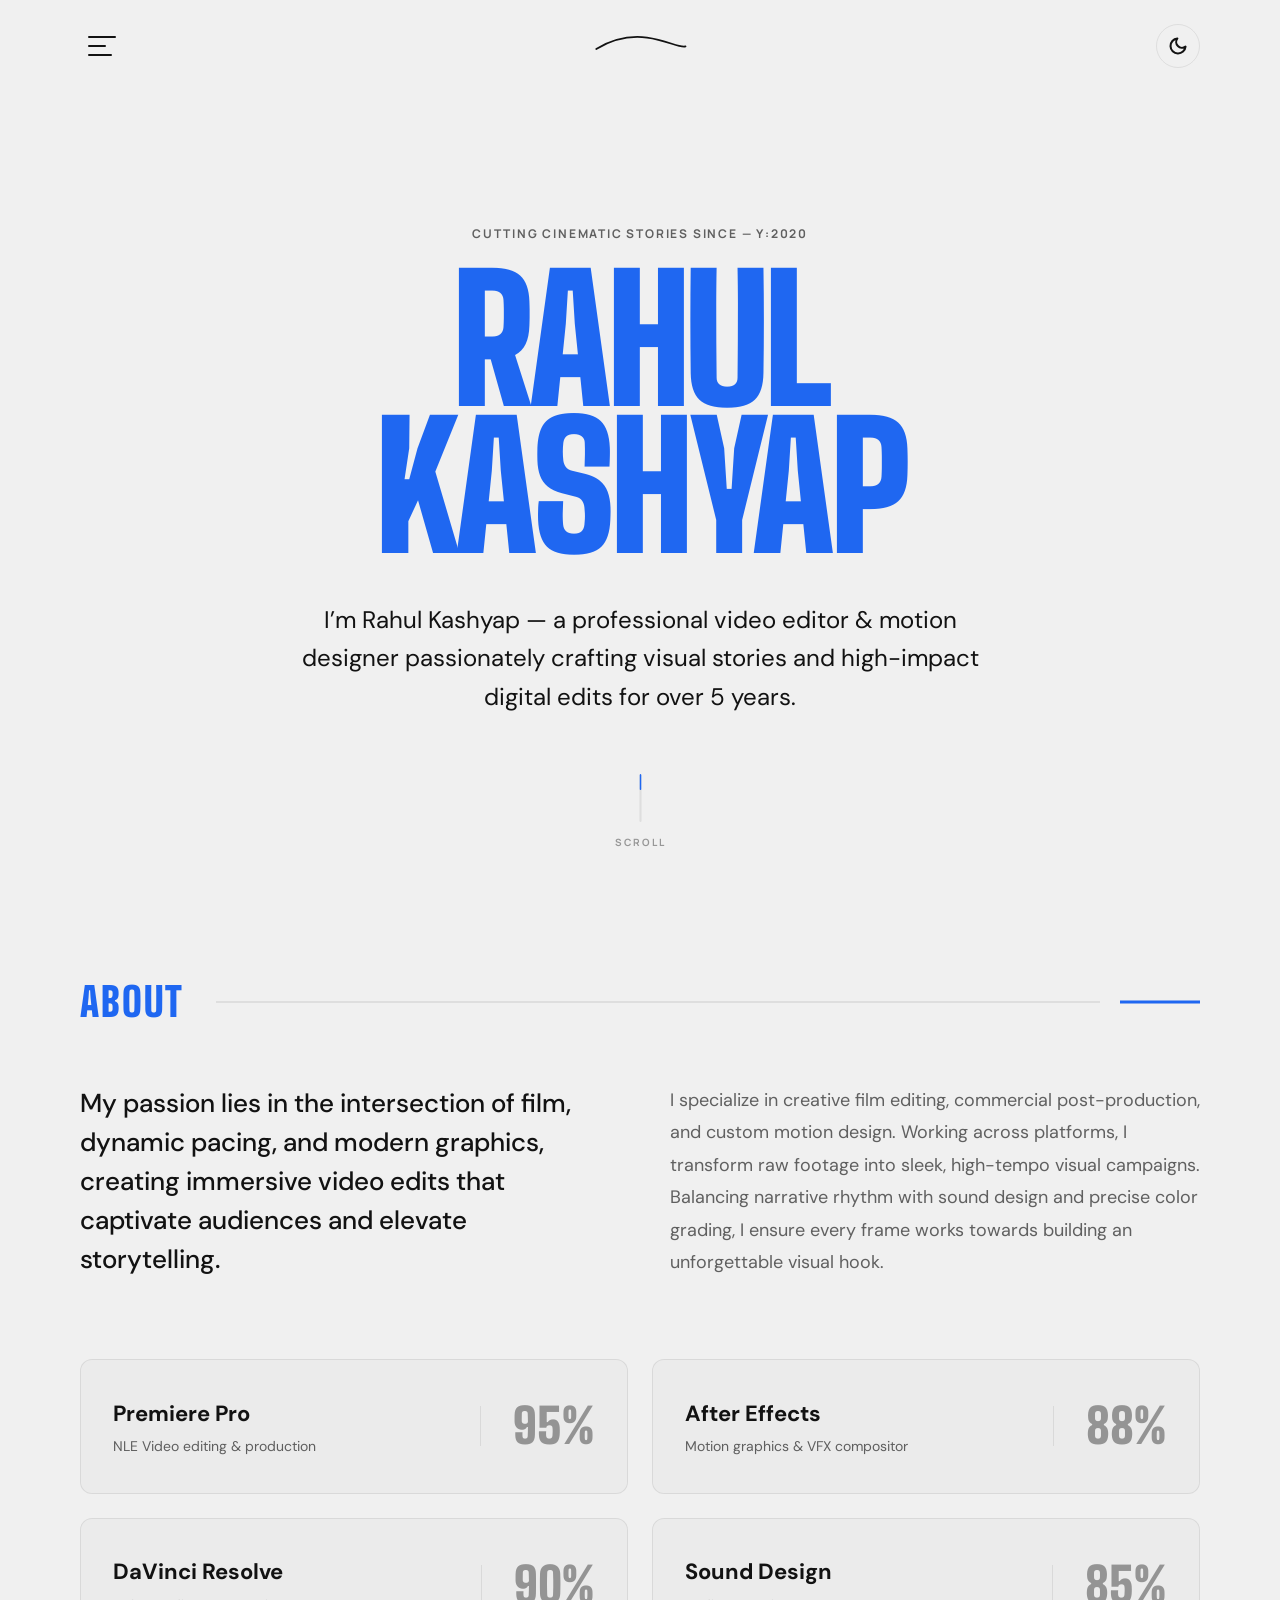
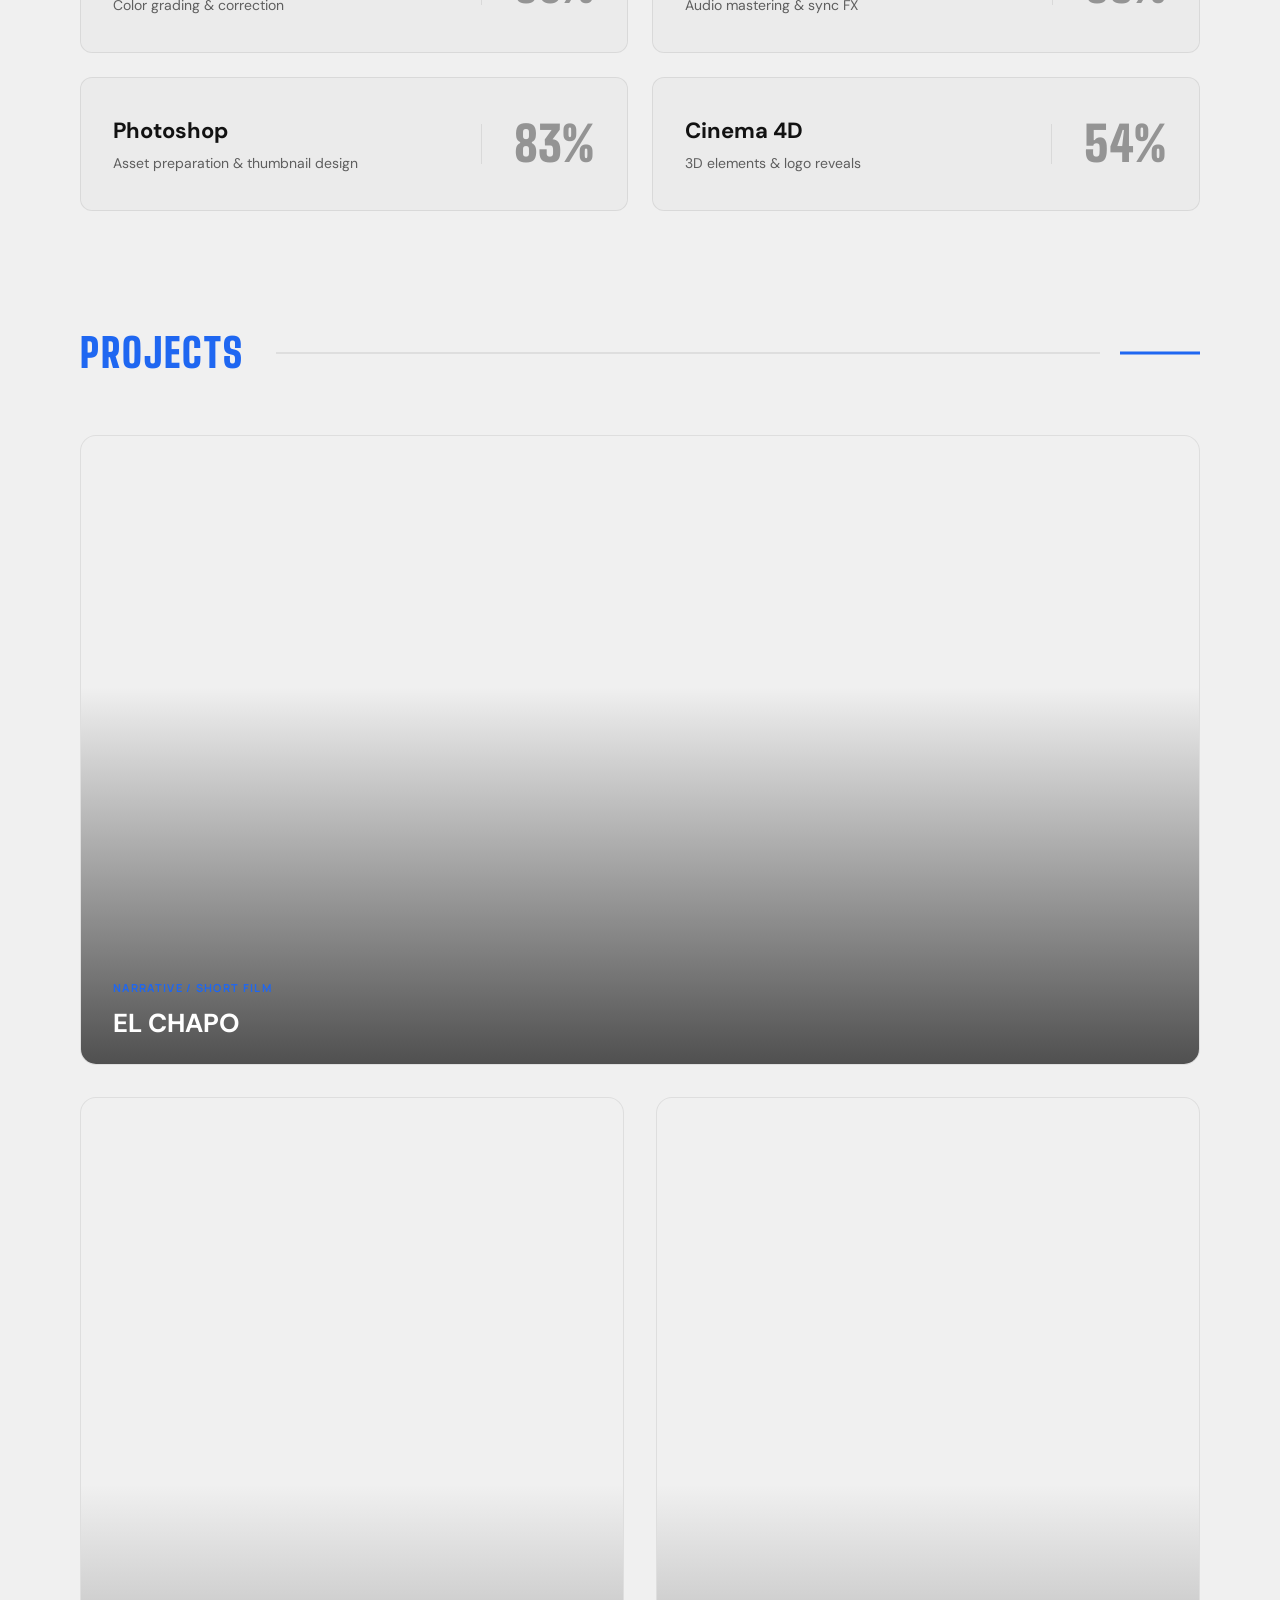
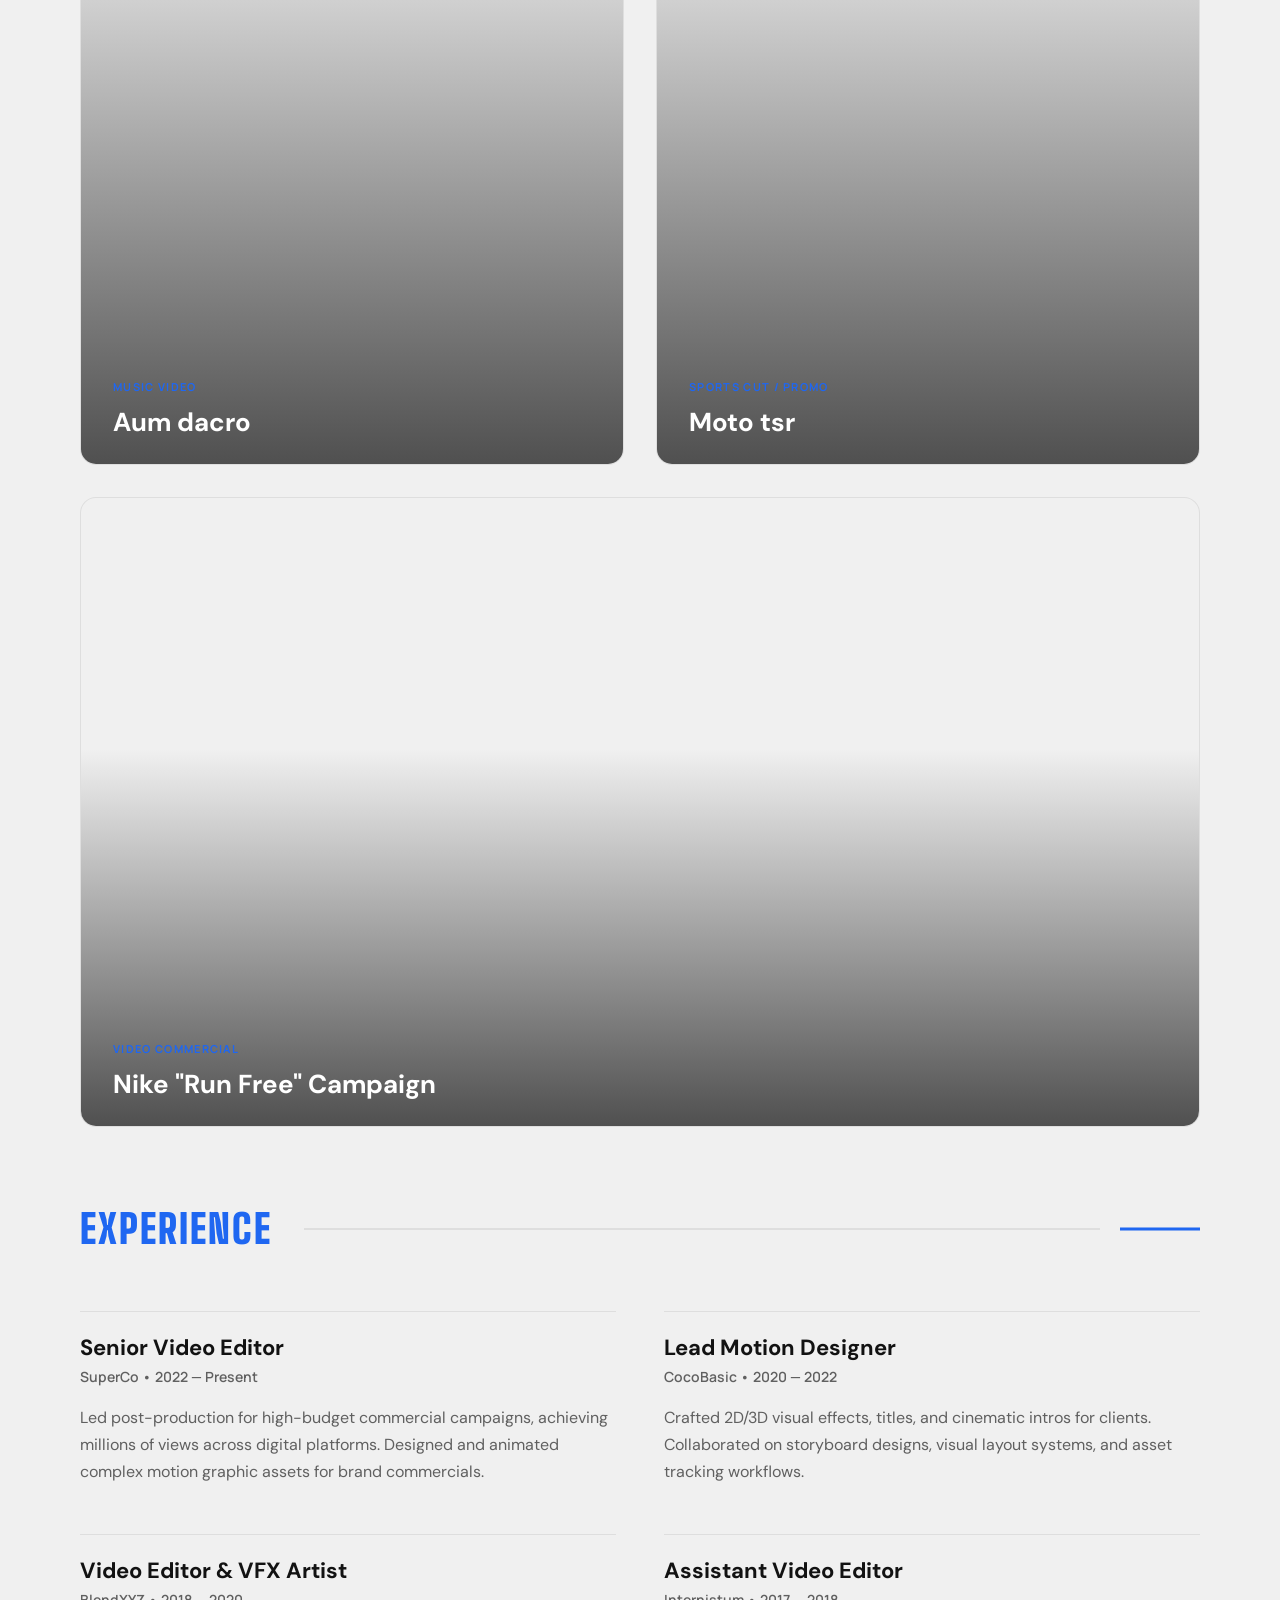
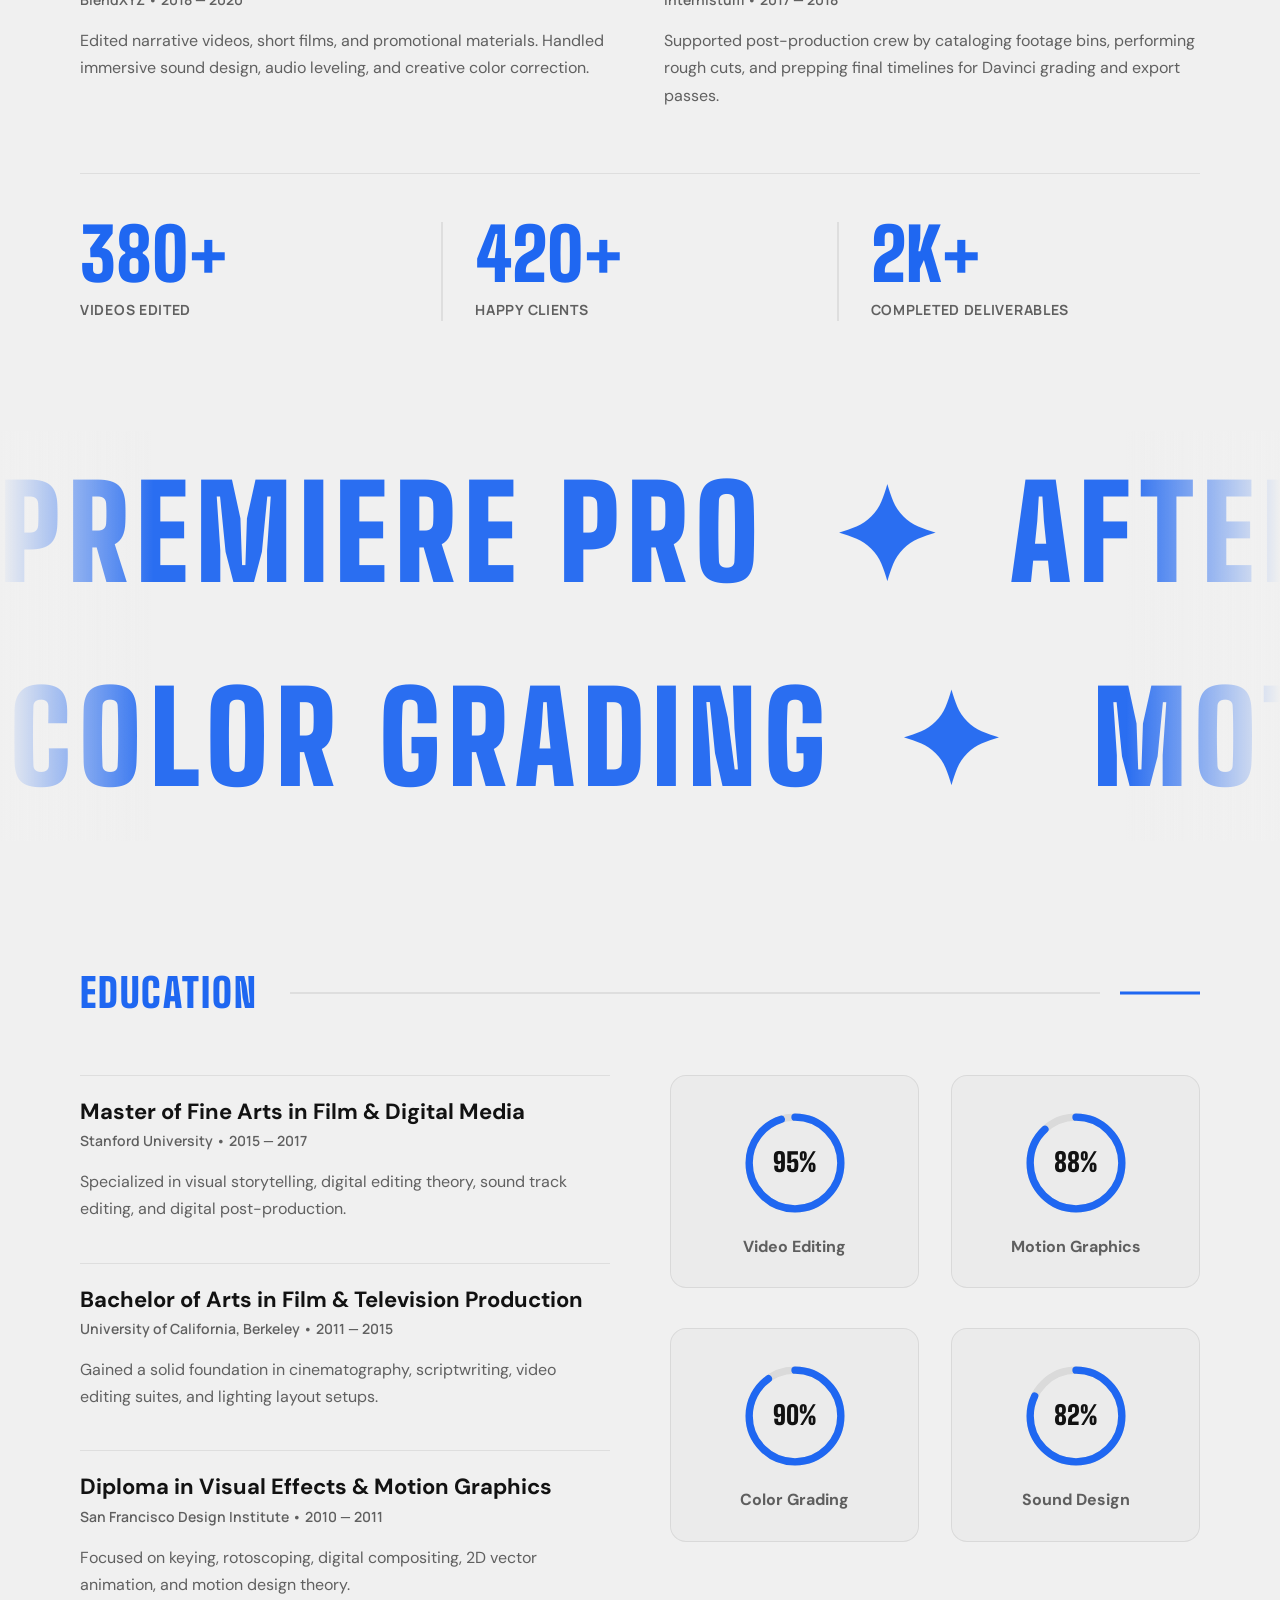
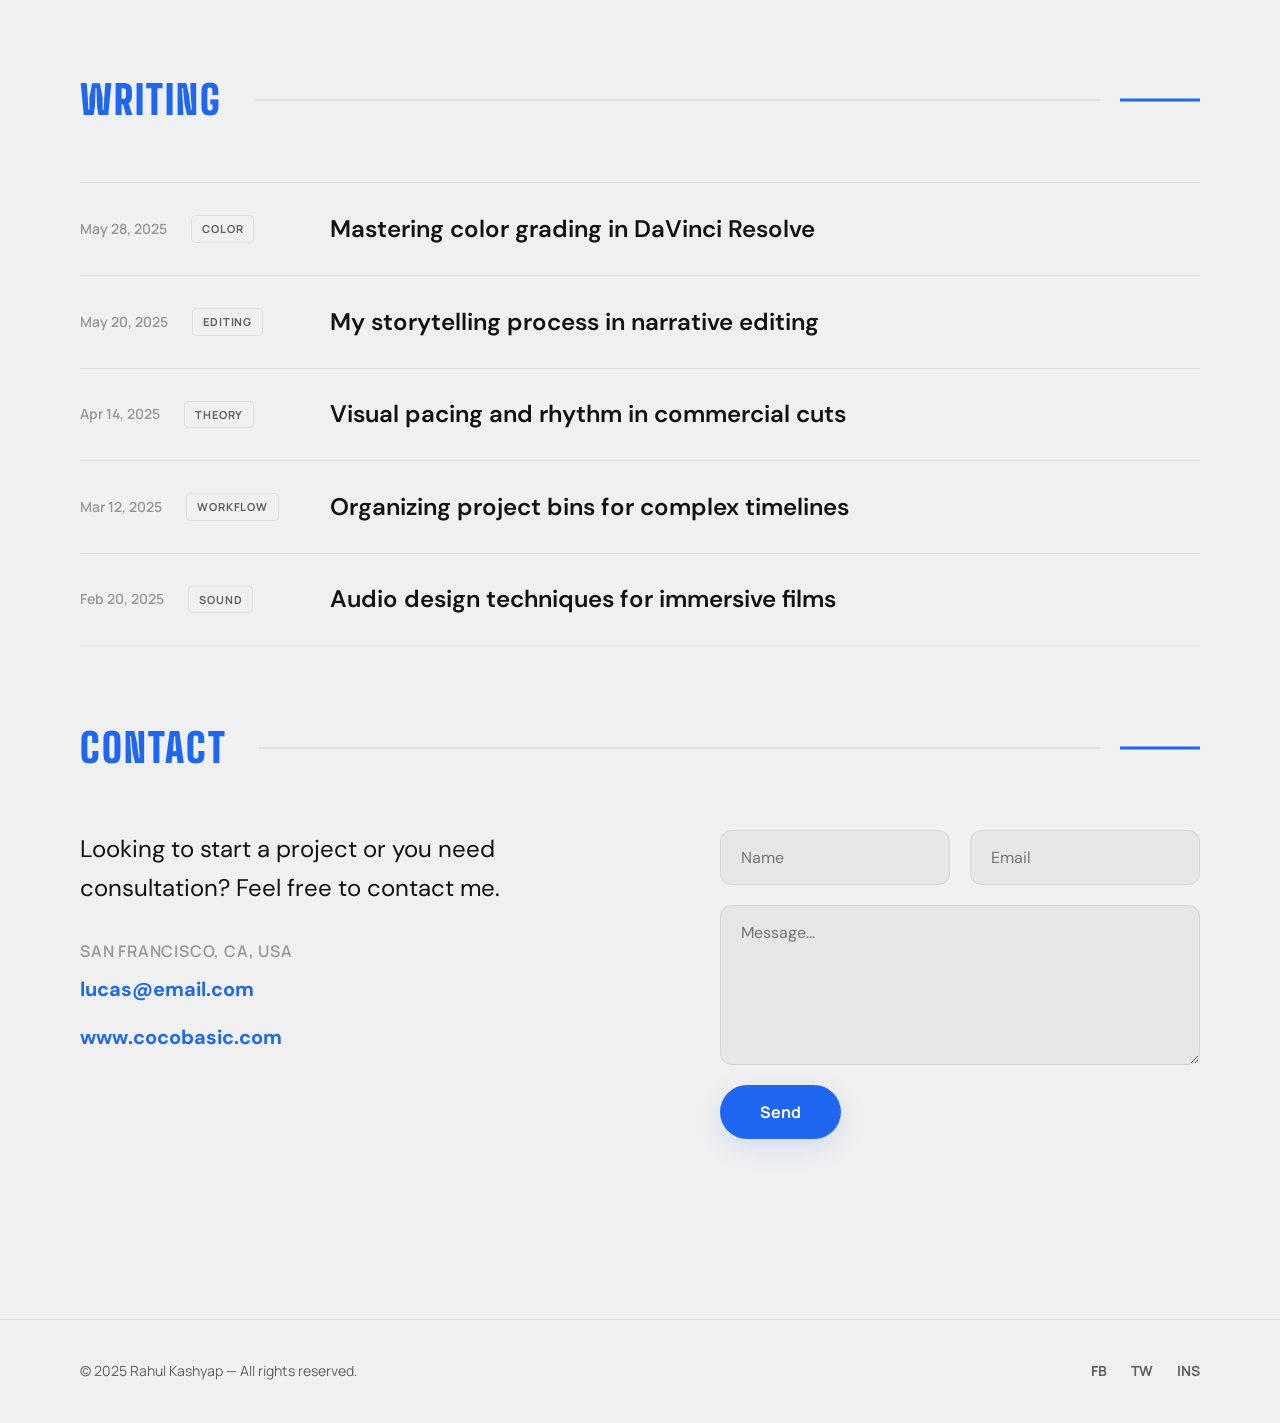
<file: index.html>
<!DOCTYPE html>
<html lang="en">
<head>
    <meta charset="utf-8">
    <meta name="viewport" content="width=device-width, initial-scale=1">
    <title>Rahul Kashyap — Professional Video Editor & Motion Designer</title>
    <meta name="description" content="Sleek, modern creative portfolio replica of Villo template, customized for Rahul Kashyap. Fully responsive with light & dark mode.">
    <!-- Google Fonts -->
    <link rel="preconnect" href="https://fonts.googleapis.com">
    <link rel="preconnect" href="https://fonts.gstatic.com" crossorigin>
    <link href="https://fonts.googleapis.com/css2?family=Big+Shoulders+Display:wght@700;900&family=DM+Sans:ital,opsz,wght@0,9..40,100..1000;1,9..40,100..1000&family=Manrope:wght@500;600;700;800&display=swap" rel="stylesheet">
    <link rel="stylesheet" href="styles.css">
</head>
<body>
    <!-- Header -->
    <header class="site-header">
        <div class="container header-inner">
            <button id="menuBtn" class="hamburger" aria-label="Open menu" aria-expanded="false">
                <span></span>
                <span></span>
                <span></span>
            </button>

            <div class="center-signature" aria-hidden="true">
                <!-- Sleek signature SVG / Logo -->
                <svg width="120" height="32" viewBox="0 0 120 32" fill="none" xmlns="http://www.w3.org/2000/svg">
                    <path d="M10 24C25 15 45 8 68 11C91 14 105 23 112 21" stroke="currentColor" stroke-width="2" stroke-linecap="round" stroke-linejoin="round" />
                </svg>
            </div>

            <div class="controls">
                <button id="themeToggle" class="theme-toggle" aria-label="Toggle dark mode" aria-live="polite">
                    <!-- Sun Icon -->
                    <svg class="sun-icon" viewBox="0 0 24 24" fill="none" stroke="currentColor" stroke-width="2.5" stroke-linecap="round" stroke-linejoin="round">
                        <circle cx="12" cy="12" r="5"></circle>
                        <line x1="12" y1="1" x2="12" y2="3"></line>
                        <line x1="12" y1="21" x2="12" y2="23"></line>
                        <line x1="4.22" y1="4.22" x2="5.64" y2="5.64"></line>
                        <line x1="18.36" y1="18.36" x2="19.78" y2="19.78"></line>
                        <line x1="1" y1="12" x2="3" y2="12"></line>
                        <line x1="21" y1="12" x2="23" y2="12"></line>
                        <line x1="4.22" y1="19.22" x2="5.64" y2="17.78"></line>
                        <line x1="18.36" y1="5.64" x2="19.78" y2="4.22"></line>
                    </svg>
                    <!-- Moon Icon -->
                    <svg class="moon-icon" viewBox="0 0 24 24" fill="none" stroke="currentColor" stroke-width="2.5" stroke-linecap="round" stroke-linejoin="round">
                        <path d="M21 12.79A9 9 0 1 1 11.21 3 7 7 0 0 0 21 12.79z"></path>
                    </svg>
                </button>
            </div>
        </div>
    </header>

    <!-- Menu Overlay -->
    <div id="menuOverlay" class="menu-overlay" aria-hidden="true">
        <div class="menu-left">
            <button id="closeBtn" class="close-square" aria-label="Close menu">
                <span class="close-x">&times;</span>
            </button>

            <nav class="main-nav" aria-label="Main navigation">
                <a class="nav-link active" href="index.html">HOME</a>
                <a class="nav-link" href="about.html">ABOUT</a>
                <a class="nav-link" href="projects.html">PROJECTS</a>
                <a class="nav-link" href="experience.html">EXPERIENCE</a>
                <a class="nav-link" href="education.html">EDUCATION</a>
                <a class="nav-link" href="writing.html">WRITING</a>
                <a class="nav-link" href="contact.html">CONTACT</a>
            </nav>

            <div class="menu-socials">
                <a href="#" target="_blank" rel="noopener">FB</a>
                <a href="#" target="_blank" rel="noopener">TW</a>
                <a href="#" target="_blank" rel="noopener">INS</a>
            </div>
        </div>
        <div class="menu-backdrop" tabindex="-1" aria-hidden="true"></div>
    </div>

    <!-- Main Content -->
    <main>
        <!-- Hero Section -->
        <section id="home" class="demo-hero">
            <div class="container">
                <p class="subcopy">CUTTING CINEMATIC STORIES SINCE &mdash; Y:2020</p>
                <h1 class="demo-title">Rahul<br>Kashyap</h1>
                <p class="demo-description">I’m Rahul Kashyap &mdash; a professional video editor & motion designer passionately crafting visual stories and high-impact digital edits for over 5 years.</p>
                
                <!-- Scroll Indicator -->
                <div class="scroll-indicator" aria-hidden="true">
                    <div class="bar">
                        <div class="scroll-knob"></div>
                    </div>
                    <div class="scroll-text">SCROLL</div>
                </div>
            </div>
        </section>

        <!-- About Section -->
        <section id="about" class="about-section container" aria-labelledby="about-title">
            <a href="about.html" class="about-header" style="text-decoration: none;">
                <h2 id="about-title" class="about-title">ABOUT</h2>
                <div class="about-line">
                    <div class="line-base"></div>
                    <div class="line-progress" aria-hidden="true"></div>
                    <div class="line-arrow" aria-hidden="true">
                        <svg width="10" height="16" viewBox="0 0 10 16" fill="none" xmlns="http://www.w3.org/2000/svg">
                            <path d="M1.5 1.5L8 8L1.5 14.5" stroke="currentColor" stroke-width="2.5" stroke-linecap="round" stroke-linejoin="round"/>
                        </svg>
                    </div>
                </div>
            </a>

            <div class="about-grid">
                <div class="about-left">
                    <p>My passion lies in the intersection of film, dynamic pacing, and modern graphics, creating immersive video edits that captivate audiences and elevate storytelling.</p>
                </div>
                <div class="about-right">
                    <p>I specialize in creative film editing, commercial post-production, and custom motion design. Working across platforms, I transform raw footage into sleek, high-tempo visual campaigns. Balancing narrative rhythm with sound design and precise color grading, I ensure every frame works towards building an unforgettable visual hook.</p>
                </div>
            </div>

            <!-- Skill Cards Grid (6 cards) -->
            <div class="skill-cards-grid">
                <article class="skill-card">
                    <div class="skill-left">
                        <div class="skill-title">Premiere Pro</div>
                        <div class="skill-sub">NLE Video editing & production</div>
                    </div>
                    <div class="skill-divider" aria-hidden="true"></div>
                    <div class="skill-right">
                        <div class="skill-percent">95%</div>
                    </div>
                </article>

                <article class="skill-card">
                    <div class="skill-left">
                        <div class="skill-title">After Effects</div>
                        <div class="skill-sub">Motion graphics & VFX compositor</div>
                    </div>
                    <div class="skill-divider" aria-hidden="true"></div>
                    <div class="skill-right">
                        <div class="skill-percent">88%</div>
                    </div>
                </article>

                <article class="skill-card">
                    <div class="skill-left">
                        <div class="skill-title">DaVinci Resolve</div>
                        <div class="skill-sub">Color grading & correction</div>
                    </div>
                    <div class="skill-divider" aria-hidden="true"></div>
                    <div class="skill-right">
                        <div class="skill-percent">90%</div>
                    </div>
                </article>

                <article class="skill-card">
                    <div class="skill-left">
                        <div class="skill-title">Sound Design</div>
                        <div class="skill-sub">Audio mastering & sync FX</div>
                    </div>
                    <div class="skill-divider" aria-hidden="true"></div>
                    <div class="skill-right">
                        <div class="skill-percent">85%</div>
                    </div>
                </article>

                <article class="skill-card">
                    <div class="skill-left">
                        <div class="skill-title">Photoshop</div>
                        <div class="skill-sub">Asset preparation & thumbnail design</div>
                    </div>
                    <div class="skill-divider" aria-hidden="true"></div>
                    <div class="skill-right">
                        <div class="skill-percent">83%</div>
                    </div>
                </article>

                <article class="skill-card">
                    <div class="skill-left">
                        <div class="skill-title">Cinema 4D</div>
                        <div class="skill-sub">3D elements & logo reveals</div>
                    </div>
                    <div class="skill-divider" aria-hidden="true"></div>
                    <div class="skill-right">
                        <div class="skill-percent">54%</div>
                    </div>
                </article>
            </div>
        </section>

        <!-- Projects Section -->
        <section id="projects" class="projects-section container" aria-labelledby="projects-title">
            <a href="projects.html" class="about-header" style="text-decoration: none;">
                <h2 id="projects-title" class="about-title">PROJECTS</h2>
                <div class="about-line">
                    <div class="line-base"></div>
                    <div class="line-progress" aria-hidden="true"></div>
                    <div class="line-arrow" aria-hidden="true">
                        <svg width="10" height="16" viewBox="0 0 10 16" fill="none" xmlns="http://www.w3.org/2000/svg">
                            <path d="M1.5 1.5L8 8L1.5 14.5" stroke="currentColor" stroke-width="2.5" stroke-linecap="round" stroke-linejoin="round"/>
                        </svg>
                    </div>
                </div>
            </a>

            <div class="project-grid">
                <a href="projects.html" class="project-card landscape" style="background-image:url('https://images.unsplash.com/photo-1536440136628-849c177e76a1?w=800&q=80');">
                    <video class="project-video" src="EL CHAPO.mp4" loop muted playsinline preload="none"></video>
                    <div class="play-btn" aria-label="Play video">
                        <svg class="play-icon" width="20" height="20" viewBox="0 0 24 24" fill="currentColor" xmlns="http://www.w3.org/2000/svg">
                            <path d="M8 5V19L19 12L8 5Z" />
                        </svg>
                        <svg class="pause-icon" width="20" height="20" viewBox="0 0 24 24" fill="currentColor" xmlns="http://www.w3.org/2000/svg" style="display: none;">
                            <path d="M6 19H10V5H6V19ZM14 5V19H18V5H14Z" />
                        </svg>
                    </div>
                    <div class="project-overlay">
                        <div class="project-title-badge">
                            <span class="project-cat">NARRATIVE / SHORT FILM</span>
                            <span class="project-name">EL CHAPO</span>
                        </div>
                    </div>
                </a>

                <a href="projects.html" class="project-card portrait" style="background-image:url('https://images.unsplash.com/photo-1518709268805-4e9042af9f23?w=800&q=80');">
                    <video class="project-video" src="Aum Dacro.mp4" loop muted playsinline preload="none"></video>
                    <div class="play-btn" aria-label="Play video">
                        <svg class="play-icon" width="20" height="20" viewBox="0 0 24 24" fill="currentColor" xmlns="http://www.w3.org/2000/svg">
                            <path d="M8 5V19L19 12L8 5Z" />
                        </svg>
                        <svg class="pause-icon" width="20" height="20" viewBox="0 0 24 24" fill="currentColor" xmlns="http://www.w3.org/2000/svg" style="display: none;">
                            <path d="M6 19H10V5H6V19ZM14 5V19H18V5H14Z" />
                        </svg>
                    </div>
                    <div class="project-overlay">
                        <div class="project-title-badge">
                            <span class="project-cat">MUSIC VIDEO</span>
                            <span class="project-name">Aum dacro</span>
                        </div>
                    </div>
                </a>

                <a href="projects.html" class="project-card portrait" style="background-image:url('https://images.unsplash.com/photo-1558981806-ec527fa84c39?w=800&q=80');">
                    <video class="project-video" src="moto tsr.mp4" loop muted playsinline preload="none"></video>
                    <div class="play-btn" aria-label="Play video">
                        <svg class="play-icon" width="20" height="20" viewBox="0 0 24 24" fill="currentColor" xmlns="http://www.w3.org/2000/svg">
                            <path d="M8 5V19L19 12L8 5Z" />
                        </svg>
                        <svg class="pause-icon" width="20" height="20" viewBox="0 0 24 24" fill="currentColor" xmlns="http://www.w3.org/2000/svg" style="display: none;">
                            <path d="M6 19H10V5H6V19ZM14 5V19H18V5H14Z" />
                        </svg>
                    </div>
                    <div class="project-overlay">
                        <div class="project-title-badge">
                            <span class="project-cat">SPORTS CUT / PROMO</span>
                            <span class="project-name">Moto tsr</span>
                        </div>
                    </div>
                </a>

                <a href="projects.html" class="project-card landscape" style="background-image:url('https://images.unsplash.com/photo-1496307042754-b4aa456c4a2d?w=800&q=80');">
                    <video class="project-video" src="EL CHAPO.mp4" loop muted playsinline preload="none"></video>
                    <div class="play-btn" aria-label="Play video">
                        <svg class="play-icon" width="20" height="20" viewBox="0 0 24 24" fill="currentColor" xmlns="http://www.w3.org/2000/svg">
                            <path d="M8 5V19L19 12L8 5Z" />
                        </svg>
                        <svg class="pause-icon" width="20" height="20" viewBox="0 0 24 24" fill="currentColor" xmlns="http://www.w3.org/2000/svg" style="display: none;">
                            <path d="M6 19H10V5H6V19ZM14 5V19H18V5H14Z" />
                        </svg>
                    </div>
                    <div class="project-overlay">
                        <div class="project-title-badge">
                            <span class="project-cat">VIDEO COMMERCIAL</span>
                            <span class="project-name">Nike "Run Free" Campaign</span>
                        </div>
                    </div>
                </a>
            </div>
        </section>

        <!-- Experience Section -->
        <section id="experience" class="experience-section container" aria-labelledby="experience-title">
            <a href="experience.html" class="about-header" style="text-decoration: none;">
                <h2 id="experience-title" class="about-title">EXPERIENCE</h2>
                <div class="about-line">
                    <div class="line-base"></div>
                    <div class="line-progress" aria-hidden="true"></div>
                    <div class="line-arrow" aria-hidden="true">
                        <svg width="10" height="16" viewBox="0 0 10 16" fill="none" xmlns="http://www.w3.org/2000/svg">
                            <path d="M1.5 1.5L8 8L1.5 14.5" stroke="currentColor" stroke-width="2.5" stroke-linecap="round" stroke-linejoin="round"/>
                        </svg>
                    </div>
                </div>
            </a>

            <div class="experience-grid">
                <div class="exp-card">
                    <h3>Senior Video Editor</h3>
                    <div class="muted">SuperCo &bull; 2022 &mdash; Present</div>
                    <p>Led post-production for high-budget commercial campaigns, achieving millions of views across digital platforms. Designed and animated complex motion graphic assets for brand commercials.</p>
                </div>

                <div class="exp-card">
                    <h3>Lead Motion Designer</h3>
                    <div class="muted">CocoBasic &bull; 2020 &mdash; 2022</div>
                    <p>Crafted 2D/3D visual effects, titles, and cinematic intros for clients. Collaborated on storyboard designs, visual layout systems, and asset tracking workflows.</p>
                </div>

                <div class="exp-card">
                    <h3>Video Editor & VFX Artist</h3>
                    <div class="muted">BlendXYZ &bull; 2018 &mdash; 2020</div>
                    <p>Edited narrative videos, short films, and promotional materials. Handled immersive sound design, audio leveling, and creative color correction.</p>
                </div>

                <div class="exp-card">
                    <h3>Assistant Video Editor</h3>
                    <div class="muted">Internistum &bull; 2017 &mdash; 2018</div>
                    <p>Supported post-production crew by cataloging footage bins, performing rough cuts, and prepping final timelines for Davinci grading and export passes.</p>
                </div>
            </div>

            <div class="counters-grid">
                <div class="counter">
                    <div class="counter-num">380+</div>
                    <div class="counter-label">Videos Edited</div>
                </div>
                <div class="counter">
                    <div class="counter-num">420+</div>
                    <div class="counter-label">Happy Clients</div>
                </div>
                <div class="counter">
                    <div class="counter-num">2K+</div>
                    <div class="counter-label">Completed Deliverables</div>
                </div>
            </div>
        </section>

        <!-- Infinite Marquee Section -->
        <section id="skills-marquee" class="marquee-section" aria-label="Skills Marquee">
            <div class="marquee-wrap">
                <div class="marquee-track" data-speed="60">
                    <span class="marquee-item">PREMIERE PRO</span>
                    <span class="marquee-item">AFTER EFFECTS</span>
                    <span class="marquee-item">DAVINCI RESOLVE</span>
                    <span class="marquee-item">SOUND DESIGN</span>
                    <span class="marquee-item">CINEMA 4D</span>
                </div>
            </div>
            <div class="marquee-wrap reverse">
                <div class="marquee-track reverse" data-speed="60">
                    <span class="marquee-item">COLOR GRADING</span>
                    <span class="marquee-item">MOTION DESIGN</span>
                    <span class="marquee-item">VIDEO PRODUCTION</span>
                    <span class="marquee-item">VFX COMPOSITING</span>
                </div>
            </div>
        </section>

        <!-- Education & Circular Skills Section -->
        <section id="education" class="education-section container" aria-labelledby="education-title">
            <a href="education.html" class="about-header" style="text-decoration: none;">
                <h2 id="education-title" class="about-title">EDUCATION</h2>
                <div class="about-line">
                    <div class="line-base"></div>
                    <div class="line-progress" aria-hidden="true"></div>
                    <div class="line-arrow" aria-hidden="true">
                        <svg width="10" height="16" viewBox="0 0 10 16" fill="none" xmlns="http://www.w3.org/2000/svg">
                            <path d="M1.5 1.5L8 8L1.5 14.5" stroke="currentColor" stroke-width="2.5" stroke-linecap="round" stroke-linejoin="round"/>
                        </svg>
                    </div>
                </div>
            </a>

            <div class="education-grid-wrapper">
                <div class="education-timeline">
                    <div class="edu-card">
                        <h3>Master of Fine Arts in Film & Digital Media</h3>
                        <div class="muted">Stanford University &bull; 2015 &mdash; 2017</div>
                        <p>Specialized in visual storytelling, digital editing theory, sound track editing, and digital post-production.</p>
                    </div>

                    <div class="edu-card">
                        <h3>Bachelor of Arts in Film & Television Production</h3>
                        <div class="muted">University of California, Berkeley &bull; 2011 &mdash; 2015</div>
                        <p>Gained a solid foundation in cinematography, scriptwriting, video editing suites, and lighting layout setups.</p>
                    </div>

                    <div class="edu-card">
                        <h3>Diploma in Visual Effects & Motion Graphics</h3>
                        <div class="muted">San Francisco Design Institute &bull; 2010 &mdash; 2011</div>
                        <p>Focused on keying, rotoscoping, digital compositing, 2D vector animation, and motion design theory.</p>
                    </div>
                </div>

                <div class="circular-skills-panel">
                    <div class="circular-skill-card">
                        <div class="svg-container">
                            <svg class="radial-progress-bar" viewBox="0 0 120 120">
                                <circle class="circle-bg" cx="60" cy="60" r="50"></circle>
                                <circle class="circle-fg" cx="60" cy="60" r="50" data-pct="95"></circle>
                            </svg>
                            <span class="skill-value">95%</span>
                        </div>
                        <div class="skill-info">
                            <h4>Video Editing</h4>
                        </div>
                    </div>

                    <div class="circular-skill-card">
                        <div class="svg-container">
                            <svg class="radial-progress-bar" viewBox="0 0 120 120">
                                <circle class="circle-bg" cx="60" cy="60" r="50"></circle>
                                <circle class="circle-fg" cx="60" cy="60" r="50" data-pct="88"></circle>
                            </svg>
                            <span class="skill-value">88%</span>
                        </div>
                        <div class="skill-info">
                            <h4>Motion Graphics</h4>
                        </div>
                    </div>

                    <div class="circular-skill-card">
                        <div class="svg-container">
                            <svg class="radial-progress-bar" viewBox="0 0 120 120">
                                <circle class="circle-bg" cx="60" cy="60" r="50"></circle>
                                <circle class="circle-fg" cx="60" cy="60" r="50" data-pct="90"></circle>
                            </svg>
                            <span class="skill-value">90%</span>
                        </div>
                        <div class="skill-info">
                            <h4>Color Grading</h4>
                        </div>
                    </div>

                    <div class="circular-skill-card">
                        <div class="svg-container">
                            <svg class="radial-progress-bar" viewBox="0 0 120 120">
                                <circle class="circle-bg" cx="60" cy="60" r="50"></circle>
                                <circle class="circle-fg" cx="60" cy="60" r="50" data-pct="82"></circle>
                            </svg>
                            <span class="skill-value">82%</span>
                        </div>
                        <div class="skill-info">
                            <h4>Sound Design</h4>
                        </div>
                    </div>
                </div>
            </div>
        </section>

        <!-- Writing Section -->
        <section id="writing" class="writing-section container" aria-labelledby="writing-title">
            <a href="writing.html" class="about-header" style="text-decoration: none;">
                <h2 id="writing-title" class="about-title">WRITING</h2>
                <div class="about-line">
                    <div class="line-base"></div>
                    <div class="line-progress" aria-hidden="true"></div>
                    <div class="line-arrow" aria-hidden="true">
                        <svg width="10" height="16" viewBox="0 0 10 16" fill="none" xmlns="http://www.w3.org/2000/svg">
                            <path d="M1.5 1.5L8 8L1.5 14.5" stroke="currentColor" stroke-width="2.5" stroke-linecap="round" stroke-linejoin="round"/>
                        </svg>
                    </div>
                </div>
            </a>

            <div class="writing-list">
                <article class="writing-item">
                    <div class="writing-meta">
                        <span class="writing-date">May 28, 2025</span>
                        <span class="writing-tag">COLOR</span>
                    </div>
                    <a href="writing.html" class="writing-link">
                        <h3 class="writing-post-title">Mastering color grading in DaVinci Resolve</h3>
                        <div class="writing-arrow">
                            <svg width="10" height="16" viewBox="0 0 10 16" fill="none" xmlns="http://www.w3.org/2000/svg">
                                <path d="M1.5 1.5L8 8L1.5 14.5" stroke="currentColor" stroke-width="2.5" stroke-linecap="round" stroke-linejoin="round"/>
                            </svg>
                        </div>
                    </a>
                </article>

                <article class="writing-item">
                    <div class="writing-meta">
                        <span class="writing-date">May 20, 2025</span>
                        <span class="writing-tag">EDITING</span>
                    </div>
                    <a href="writing.html" class="writing-link">
                        <h3 class="writing-post-title">My storytelling process in narrative editing</h3>
                        <div class="writing-arrow">
                            <svg width="10" height="16" viewBox="0 0 10 16" fill="none" xmlns="http://www.w3.org/2000/svg">
                                <path d="M1.5 1.5L8 8L1.5 14.5" stroke="currentColor" stroke-width="2.5" stroke-linecap="round" stroke-linejoin="round"/>
                            </svg>
                        </div>
                    </a>
                </article>

                <article class="writing-item">
                    <div class="writing-meta">
                        <span class="writing-date">Apr 14, 2025</span>
                        <span class="writing-tag">THEORY</span>
                    </div>
                    <a href="writing.html" class="writing-link">
                        <h3 class="writing-post-title">Visual pacing and rhythm in commercial cuts</h3>
                        <div class="writing-arrow">
                            <svg width="10" height="16" viewBox="0 0 10 16" fill="none" xmlns="http://www.w3.org/2000/svg">
                                <path d="M1.5 1.5L8 8L1.5 14.5" stroke="currentColor" stroke-width="2.5" stroke-linecap="round" stroke-linejoin="round"/>
                            </svg>
                        </div>
                    </a>
                </article>

                <article class="writing-item">
                    <div class="writing-meta">
                        <span class="writing-date">Mar 12, 2025</span>
                        <span class="writing-tag">WORKFLOW</span>
                    </div>
                    <a href="writing.html" class="writing-link">
                        <h3 class="writing-post-title">Organizing project bins for complex timelines</h3>
                        <div class="writing-arrow">
                            <svg width="10" height="16" viewBox="0 0 10 16" fill="none" xmlns="http://www.w3.org/2000/svg">
                                <path d="M1.5 1.5L8 8L1.5 14.5" stroke="currentColor" stroke-width="2.5" stroke-linecap="round" stroke-linejoin="round"/>
                            </svg>
                        </div>
                    </a>
                </article>

                <article class="writing-item">
                    <div class="writing-meta">
                        <span class="writing-date">Feb 20, 2025</span>
                        <span class="writing-tag">SOUND</span>
                    </div>
                    <a href="writing.html" class="writing-link">
                        <h3 class="writing-post-title">Audio design techniques for immersive films</h3>
                        <div class="writing-arrow">
                            <svg width="10" height="16" viewBox="0 0 10 16" fill="none" xmlns="http://www.w3.org/2000/svg">
                                <path d="M1.5 1.5L8 8L1.5 14.5" stroke="currentColor" stroke-width="2.5" stroke-linecap="round" stroke-linejoin="round"/>
                            </svg>
                        </div>
                    </a>
                </article>
            </div>
        </section>

        <!-- Contact Section -->
        <section id="contact" class="contact-section container" aria-labelledby="contact-title">
            <a href="contact.html" class="about-header" style="text-decoration: none;">
                <h2 id="contact-title" class="about-title">CONTACT</h2>
                <div class="about-line">
                    <div class="line-base"></div>
                    <div class="line-progress" aria-hidden="true"></div>
                    <div class="line-arrow" aria-hidden="true">
                        <svg width="10" height="16" viewBox="0 0 10 16" fill="none" xmlns="http://www.w3.org/2000/svg">
                            <path d="M1.5 1.5L8 8L1.5 14.5" stroke="currentColor" stroke-width="2.5" stroke-linecap="round" stroke-linejoin="round"/>
                        </svg>
                    </div>
                </div>
            </a>

            <div class="contact-grid">
                <div class="contact-left">
                    <p class="contact-copy">Looking to start a project or you need consultation? Feel free to contact me.</p>
                    <p class="contact-meta">San Francisco, CA, USA</p>
                    <p><a class="link" href="mailto:lucas@email.com">lucas@email.com</a></p>
                    <p><a class="link" href="https://www.cocobasic.com" target="_blank" rel="noopener">www.cocobasic.com</a></p>
                </div>

                <form class="contact-form" action="#" method="post" onsubmit="event.preventDefault(); showContactSuccess();">
                    <div class="form-row">
                        <input type="text" name="name" placeholder="Name" required aria-label="Your Name">
                        <input type="email" name="email" placeholder="Email" required aria-label="Your Email">
                    </div>
                    <textarea name="message" placeholder="Message..." rows="6" required aria-label="Your Message"></textarea>
                    <button class="btn-submit" type="submit">Send</button>
                </form>
            </div>
        </section>
    </main>

    <!-- Footer -->
    <footer class="site-footer" role="contentinfo">
        <div class="container footer-content">
            <p class="footer-copy">&copy; 2025 Rahul Kashyap &mdash; All rights reserved.</p>
            <div class="footer-socials">
                <a href="#" target="_blank" rel="noopener">FB</a>
                <a href="#" target="_blank" rel="noopener">TW</a>
                <a href="#" target="_blank" rel="noopener">INS</a>
            </div>
        </div>
    </footer>

    <!-- Scripts -->
    <script src="https://cdnjs.cloudflare.com/ajax/libs/gsap/3.12.2/gsap.min.js"></script>
    <script src="scripts.js"></script>
</body>
</html>
</file>
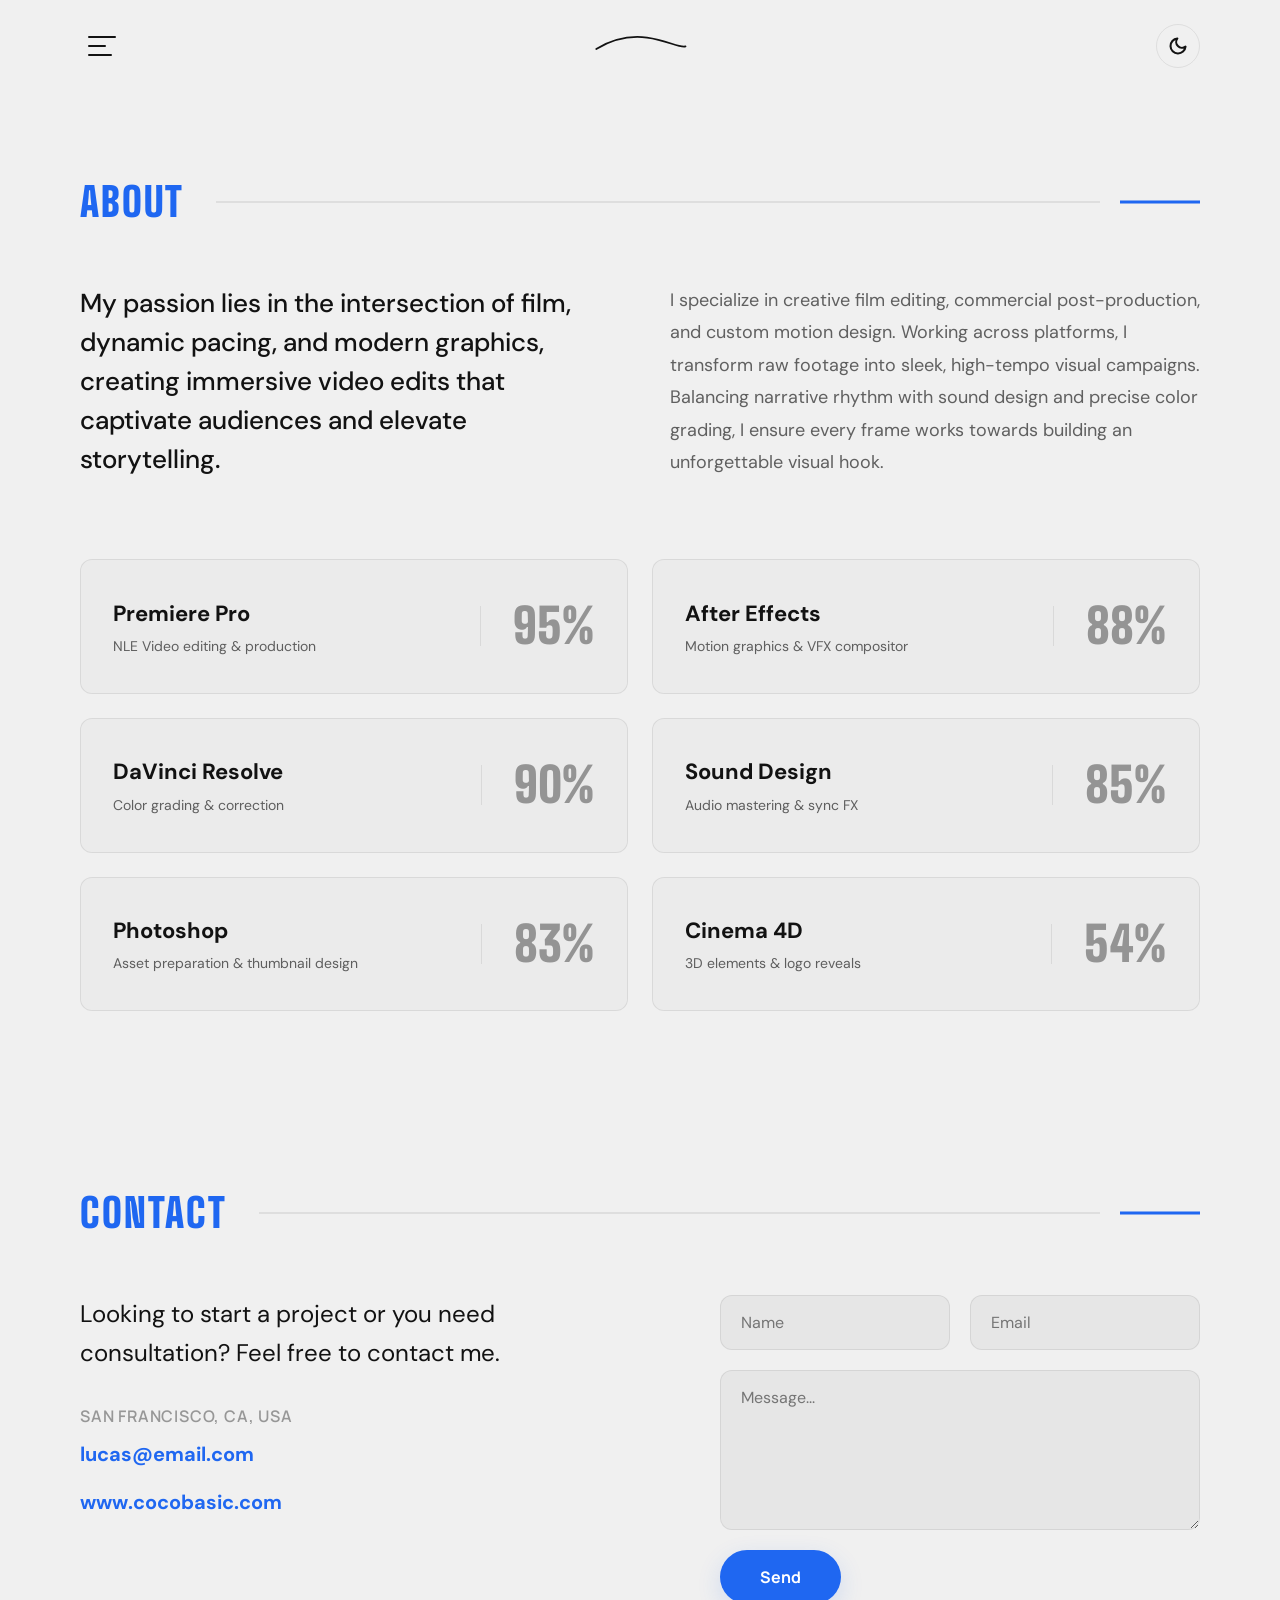
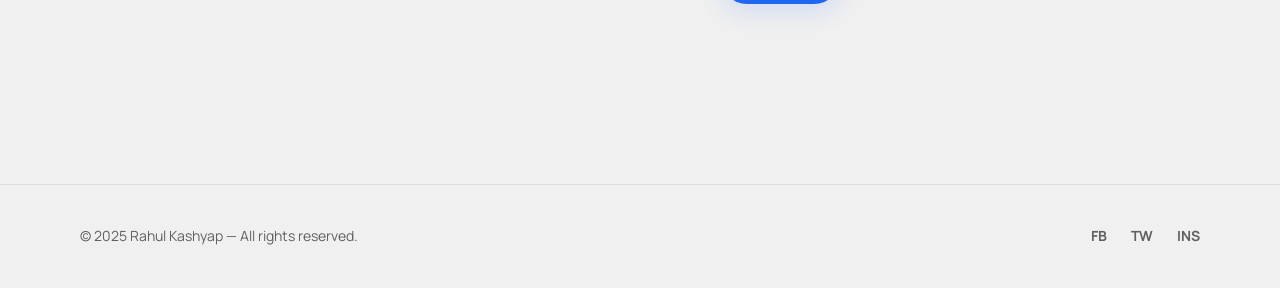
<file: about.html>
<!DOCTYPE html>
<html lang="en">
<head>
    <meta charset="utf-8">
    <meta name="viewport" content="width=device-width, initial-scale=1">
    <title>About Rahul Kashyap — Professional Video Editor & Motion Designer</title>
    <meta name="description" content="Learn more about Rahul Kashyap, his professional video editing skills, and motion design expertise.">
    <!-- Google Fonts -->
    <link rel="preconnect" href="https://fonts.googleapis.com">
    <link rel="preconnect" href="https://fonts.gstatic.com" crossorigin>
    <link href="https://fonts.googleapis.com/css2?family=Big+Shoulders+Display:wght@700;900&family=DM+Sans:ital,opsz,wght@0,9..40,100..1000;1,9..40,100..1000&family=Manrope:wght@500;600;700;800&display=swap" rel="stylesheet">
    <link rel="stylesheet" href="styles.css">
</head>
<body>
    <!-- Header -->
    <header class="site-header">
        <div class="container header-inner">
            <button id="menuBtn" class="hamburger" aria-label="Open menu" aria-expanded="false">
                <span></span>
                <span></span>
                <span></span>
            </button>

            <div class="center-signature" aria-hidden="true">
                <!-- Sleek signature SVG / Logo -->
                <svg width="120" height="32" viewBox="0 0 120 32" fill="none" xmlns="http://www.w3.org/2000/svg">
                    <path d="M10 24C25 15 45 8 68 11C91 14 105 23 112 21" stroke="currentColor" stroke-width="2" stroke-linecap="round" stroke-linejoin="round" />
                </svg>
            </div>

            <div class="controls">
                <button id="themeToggle" class="theme-toggle" aria-label="Toggle dark mode" aria-live="polite">
                    <!-- Sun Icon -->
                    <svg class="sun-icon" viewBox="0 0 24 24" fill="none" stroke="currentColor" stroke-width="2.5" stroke-linecap="round" stroke-linejoin="round">
                        <circle cx="12" cy="12" r="5"></circle>
                        <line x1="12" y1="1" x2="12" y2="3"></line>
                        <line x1="12" y1="21" x2="12" y2="23"></line>
                        <line x1="4.22" y1="4.22" x2="5.64" y2="5.64"></line>
                        <line x1="18.36" y1="18.36" x2="19.78" y2="19.78"></line>
                        <line x1="1" y1="12" x2="3" y2="12"></line>
                        <line x1="21" y1="12" x2="23" y2="12"></line>
                        <line x1="4.22" y1="19.22" x2="5.64" y2="17.78"></line>
                        <line x1="18.36" y1="5.64" x2="19.78" y2="4.22"></line>
                    </svg>
                    <!-- Moon Icon -->
                    <svg class="moon-icon" viewBox="0 0 24 24" fill="none" stroke="currentColor" stroke-width="2.5" stroke-linecap="round" stroke-linejoin="round">
                        <path d="M21 12.79A9 9 0 1 1 11.21 3 7 7 0 0 0 21 12.79z"></path>
                    </svg>
                </button>
            </div>
        </div>
    </header>

    <!-- Menu Overlay -->
    <div id="menuOverlay" class="menu-overlay" aria-hidden="true">
        <div class="menu-left">
            <button id="closeBtn" class="close-square" aria-label="Close menu">
                <span class="close-x">&times;</span>
            </button>

            <nav class="main-nav" aria-label="Main navigation">
                <a class="nav-link" href="index.html">HOME</a>
                <a class="nav-link active" href="about.html">ABOUT</a>
                <a class="nav-link" href="projects.html">PROJECTS</a>
                <a class="nav-link" href="experience.html">EXPERIENCE</a>
                <a class="nav-link" href="education.html">EDUCATION</a>
                <a class="nav-link" href="writing.html">WRITING</a>
                <a class="nav-link" href="contact.html">CONTACT</a>
            </nav>

            <div class="menu-socials">
                <a href="#" target="_blank" rel="noopener">FB</a>
                <a href="#" target="_blank" rel="noopener">TW</a>
                <a href="#" target="_blank" rel="noopener">INS</a>
            </div>
        </div>
        <div class="menu-backdrop" tabindex="-1" aria-hidden="true"></div>
    </div>

    <!-- Main Content -->
    <main style="padding-top: 100px;">
        <!-- About Section -->
        <section id="about" class="about-section container" aria-labelledby="about-title">
            <div class="about-header active">
                <h2 id="about-title" class="about-title">ABOUT</h2>
                <div class="about-line">
                    <div class="line-base"></div>
                    <div class="line-progress" aria-hidden="true"></div>
                    <div class="line-arrow" aria-hidden="true">
                        <svg width="10" height="16" viewBox="0 0 10 16" fill="none" xmlns="http://www.w3.org/2000/svg">
                            <path d="M1.5 1.5L8 8L1.5 14.5" stroke="currentColor" stroke-width="2.5" stroke-linecap="round" stroke-linejoin="round"/>
                        </svg>
                    </div>
                </div>
            </div>

            <div class="about-grid">
                <div class="about-left">
                    <p>My passion lies in the intersection of film, dynamic pacing, and modern graphics, creating immersive video edits that captivate audiences and elevate storytelling.</p>
                </div>
                <div class="about-right">
                    <p>I specialize in creative film editing, commercial post-production, and custom motion design. Working across platforms, I transform raw footage into sleek, high-tempo visual campaigns. Balancing narrative rhythm with sound design and precise color grading, I ensure every frame works towards building an unforgettable visual hook.</p>
                </div>
            </div>

            <!-- Skill Cards Grid (6 cards) -->
            <div class="skill-cards-grid">
                <article class="skill-card">
                    <div class="skill-left">
                        <div class="skill-title">Premiere Pro</div>
                        <div class="skill-sub">NLE Video editing & production</div>
                    </div>
                    <div class="skill-divider" aria-hidden="true"></div>
                    <div class="skill-right">
                        <div class="skill-percent">95%</div>
                    </div>
                </article>

                <article class="skill-card">
                    <div class="skill-left">
                        <div class="skill-title">After Effects</div>
                        <div class="skill-sub">Motion graphics & VFX compositor</div>
                    </div>
                    <div class="skill-divider" aria-hidden="true"></div>
                    <div class="skill-right">
                        <div class="skill-percent">88%</div>
                    </div>
                </article>

                <article class="skill-card">
                    <div class="skill-left">
                        <div class="skill-title">DaVinci Resolve</div>
                        <div class="skill-sub">Color grading & correction</div>
                    </div>
                    <div class="skill-divider" aria-hidden="true"></div>
                    <div class="skill-right">
                        <div class="skill-percent">90%</div>
                    </div>
                </article>

                <article class="skill-card">
                    <div class="skill-left">
                        <div class="skill-title">Sound Design</div>
                        <div class="skill-sub">Audio mastering & sync FX</div>
                    </div>
                    <div class="skill-divider" aria-hidden="true"></div>
                    <div class="skill-right">
                        <div class="skill-percent">85%</div>
                    </div>
                </article>

                <article class="skill-card">
                    <div class="skill-left">
                        <div class="skill-title">Photoshop</div>
                        <div class="skill-sub">Asset preparation & thumbnail design</div>
                    </div>
                    <div class="skill-divider" aria-hidden="true"></div>
                    <div class="skill-right">
                        <div class="skill-percent">83%</div>
                    </div>
                </article>

                <article class="skill-card">
                    <div class="skill-left">
                        <div class="skill-title">Cinema 4D</div>
                        <div class="skill-sub">3D elements & logo reveals</div>
                    </div>
                    <div class="skill-divider" aria-hidden="true"></div>
                    <div class="skill-right">
                        <div class="skill-percent">54%</div>
                    </div>
                </article>
            </div>
        </section>

        <!-- Contact Section -->
        <section id="contact" class="contact-section container" style="padding-top: 60px;">
            <div class="about-header">
                <h2 id="contact-title" class="about-title">CONTACT</h2>
                <div class="about-line">
                    <div class="line-base"></div>
                    <div class="line-progress" aria-hidden="true"></div>
                    <div class="line-arrow" aria-hidden="true">
                        <svg width="10" height="16" viewBox="0 0 10 16" fill="none" xmlns="http://www.w3.org/2000/svg">
                            <path d="M1.5 1.5L8 8L1.5 14.5" stroke="currentColor" stroke-width="2.5" stroke-linecap="round" stroke-linejoin="round"/>
                        </svg>
                    </div>
                </div>
            </div>

            <div class="contact-grid">
                <div class="contact-left">
                    <p class="contact-copy">Looking to start a project or you need consultation? Feel free to contact me.</p>
                    <p class="contact-meta">San Francisco, CA, USA</p>
                    <p><a class="link" href="mailto:lucas@email.com">lucas@email.com</a></p>
                    <p><a class="link" href="https://www.cocobasic.com" target="_blank" rel="noopener">www.cocobasic.com</a></p>
                </div>

                <form class="contact-form" action="#" method="post" onsubmit="event.preventDefault(); showContactSuccess();">
                    <div class="form-row">
                        <input type="text" name="name" placeholder="Name" required aria-label="Your Name">
                        <input type="email" name="email" placeholder="Email" required aria-label="Your Email">
                    </div>
                    <textarea name="message" placeholder="Message..." rows="6" required aria-label="Your Message"></textarea>
                    <button class="btn-submit" type="submit">Send</button>
                </form>
            </div>
        </section>
    </main>

    <!-- Footer -->
    <footer class="site-footer" role="contentinfo">
        <div class="container footer-content">
            <p class="footer-copy">&copy; 2025 Rahul Kashyap &mdash; All rights reserved.</p>
            <div class="footer-socials">
                <a href="#" target="_blank" rel="noopener">FB</a>
                <a href="#" target="_blank" rel="noopener">TW</a>
                <a href="#" target="_blank" rel="noopener">INS</a>
            </div>
        </div>
    </footer>

    <!-- Scripts -->
    <script src="https://cdnjs.cloudflare.com/ajax/libs/gsap/3.12.2/gsap.min.js"></script>
    <script src="scripts.js"></script>
</body>
</html>
</file>
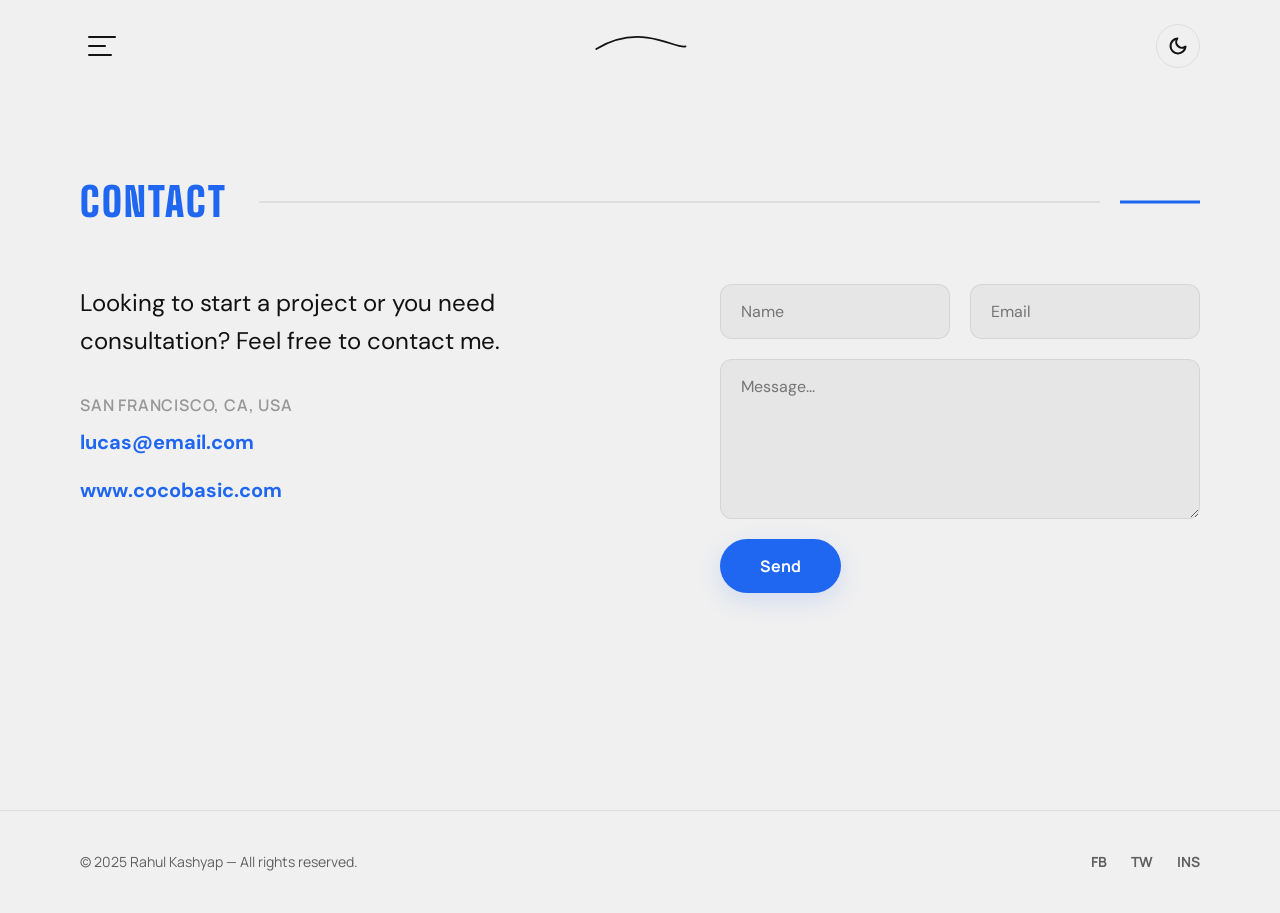
<file: contact.html>
<!DOCTYPE html>
<html lang="en">
<head>
    <meta charset="utf-8">
    <meta name="viewport" content="width=device-width, initial-scale=1">
    <title>Contact Rahul Kashyap — Professional Video Editor & Motion Designer</title>
    <meta name="description" content="Get in touch with Rahul Kashyap for video post-production editing services, VFX consulting, and projects.">
    <!-- Google Fonts -->
    <link rel="preconnect" href="https://fonts.googleapis.com">
    <link rel="preconnect" href="https://fonts.gstatic.com" crossorigin>
    <link href="https://fonts.googleapis.com/css2?family=Big+Shoulders+Display:wght@700;900&family=DM+Sans:ital,opsz,wght@0,9..40,100..1000;1,9..40,100..1000&family=Manrope:wght@500;600;700;800&display=swap" rel="stylesheet">
    <link rel="stylesheet" href="styles.css">
</head>
<body>
    <!-- Header -->
    <header class="site-header">
        <div class="container header-inner">
            <button id="menuBtn" class="hamburger" aria-label="Open menu" aria-expanded="false">
                <span></span>
                <span></span>
                <span></span>
            </button>

            <div class="center-signature" aria-hidden="true">
                <!-- Sleek signature SVG / Logo -->
                <svg width="120" height="32" viewBox="0 0 120 32" fill="none" xmlns="http://www.w3.org/2000/svg">
                    <path d="M10 24C25 15 45 8 68 11C91 14 105 23 112 21" stroke="currentColor" stroke-width="2" stroke-linecap="round" stroke-linejoin="round" />
                </svg>
            </div>

            <div class="controls">
                <button id="themeToggle" class="theme-toggle" aria-label="Toggle dark mode" aria-live="polite">
                    <!-- Sun Icon -->
                    <svg class="sun-icon" viewBox="0 0 24 24" fill="none" stroke="currentColor" stroke-width="2.5" stroke-linecap="round" stroke-linejoin="round">
                        <circle cx="12" cy="12" r="5"></circle>
                        <line x1="12" y1="1" x2="12" y2="3"></line>
                        <line x1="12" y1="21" x2="12" y2="23"></line>
                        <line x1="4.22" y1="4.22" x2="5.64" y2="5.64"></line>
                        <line x1="18.36" y1="18.36" x2="19.78" y2="19.78"></line>
                        <line x1="1" y1="12" x2="3" y2="12"></line>
                        <line x1="21" y1="12" x2="23" y2="12"></line>
                        <line x1="4.22" y1="19.22" x2="5.64" y2="17.78"></line>
                        <line x1="18.36" y1="5.64" x2="19.78" y2="4.22"></line>
                    </svg>
                    <!-- Moon Icon -->
                    <svg class="moon-icon" viewBox="0 0 24 24" fill="none" stroke="currentColor" stroke-width="2.5" stroke-linecap="round" stroke-linejoin="round">
                        <path d="M21 12.79A9 9 0 1 1 11.21 3 7 7 0 0 0 21 12.79z"></path>
                    </svg>
                </button>
            </div>
        </div>
    </header>

    <!-- Menu Overlay -->
    <div id="menuOverlay" class="menu-overlay" aria-hidden="true">
        <div class="menu-left">
            <button id="closeBtn" class="close-square" aria-label="Close menu">
                <span class="close-x">&times;</span>
            </button>

            <nav class="main-nav" aria-label="Main navigation">
                <a class="nav-link" href="index.html">HOME</a>
                <a class="nav-link" href="about.html">ABOUT</a>
                <a class="nav-link" href="projects.html">PROJECTS</a>
                <a class="nav-link" href="experience.html">EXPERIENCE</a>
                <a class="nav-link" href="education.html">EDUCATION</a>
                <a class="nav-link" href="writing.html">WRITING</a>
                <a class="nav-link active" href="contact.html">CONTACT</a>
            </nav>

            <div class="menu-socials">
                <a href="#" target="_blank" rel="noopener">FB</a>
                <a href="#" target="_blank" rel="noopener">TW</a>
                <a href="#" target="_blank" rel="noopener">INS</a>
            </div>
        </div>
        <div class="menu-backdrop" tabindex="-1" aria-hidden="true"></div>
    </div>

    <!-- Main Content -->
    <main style="padding-top: 100px;">
        <!-- Contact Section -->
        <section id="contact" class="contact-section container" style="min-height: 70vh;">
            <div class="about-header active">
                <h2 id="contact-title" class="about-title">CONTACT</h2>
                <div class="about-line">
                    <div class="line-base"></div>
                    <div class="line-progress" aria-hidden="true"></div>
                    <div class="line-arrow" aria-hidden="true">
                        <svg width="10" height="16" viewBox="0 0 10 16" fill="none" xmlns="http://www.w3.org/2000/svg">
                            <path d="M1.5 1.5L8 8L1.5 14.5" stroke="currentColor" stroke-width="2.5" stroke-linecap="round" stroke-linejoin="round"/>
                        </svg>
                    </div>
                </div>
            </div>

            <div class="contact-grid">
                <div class="contact-left">
                    <p class="contact-copy">Looking to start a project or you need consultation? Feel free to contact me.</p>
                    <p class="contact-meta">San Francisco, CA, USA</p>
                    <p><a class="link" href="mailto:lucas@email.com">lucas@email.com</a></p>
                    <p><a class="link" href="https://www.cocobasic.com" target="_blank" rel="noopener">www.cocobasic.com</a></p>
                </div>

                <form class="contact-form" action="#" method="post" onsubmit="event.preventDefault(); showContactSuccess();">
                    <div class="form-row">
                        <input type="text" name="name" placeholder="Name" required aria-label="Your Name">
                        <input type="email" name="email" placeholder="Email" required aria-label="Your Email">
                    </div>
                    <textarea name="message" placeholder="Message..." rows="6" required aria-label="Your Message"></textarea>
                    <button class="btn-submit" type="submit">Send</button>
                </form>
            </div>
        </section>
    </main>

    <!-- Footer -->
    <footer class="site-footer" role="contentinfo">
        <div class="container footer-content">
            <p class="footer-copy">&copy; 2025 Rahul Kashyap &mdash; All rights reserved.</p>
            <div class="footer-socials">
                <a href="#" target="_blank" rel="noopener">FB</a>
                <a href="#" target="_blank" rel="noopener">TW</a>
                <a href="#" target="_blank" rel="noopener">INS</a>
            </div>
        </div>
    </footer>

    <!-- Scripts -->
    <script src="https://cdnjs.cloudflare.com/ajax/libs/gsap/3.12.2/gsap.min.js"></script>
    <script src="scripts.js"></script>
</body>
</html>
</file>
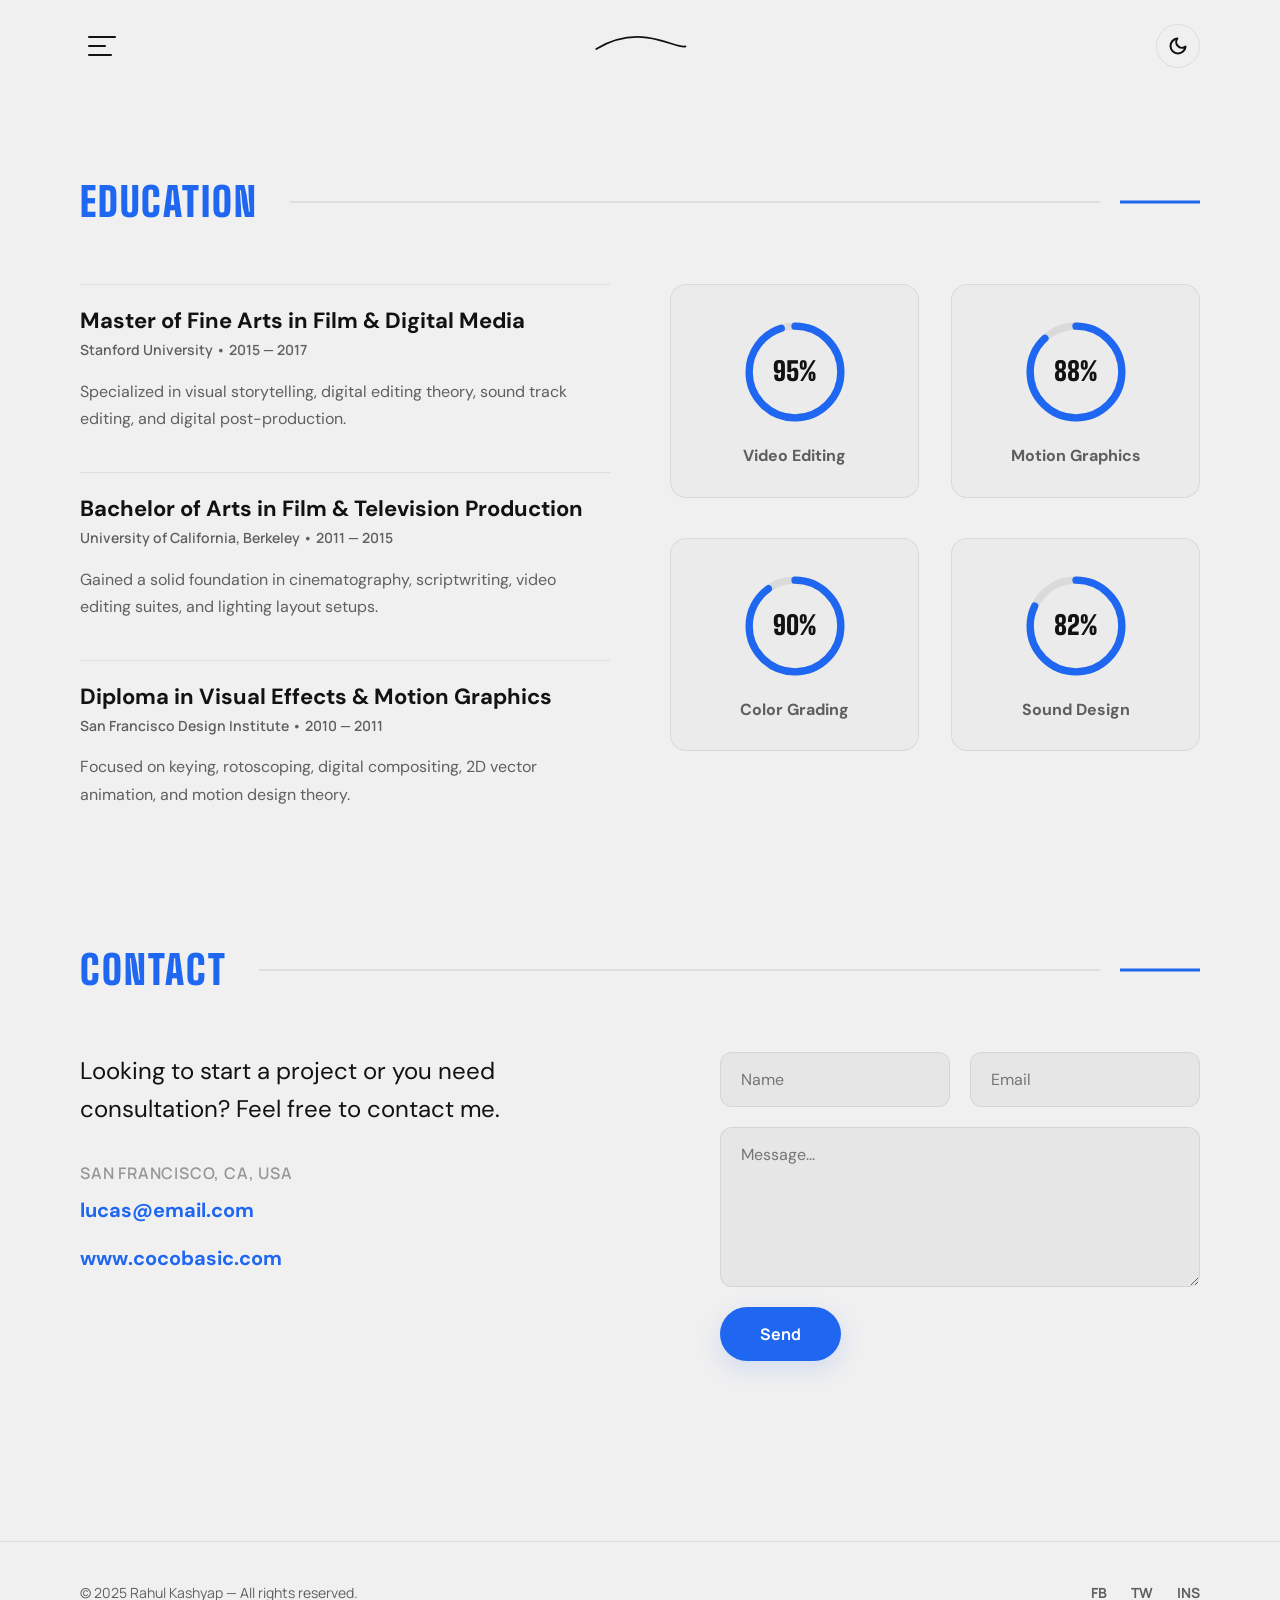
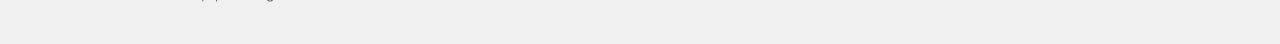
<file: education.html>
<!DOCTYPE html>
<html lang="en">
<head>
    <meta charset="utf-8">
    <meta name="viewport" content="width=device-width, initial-scale=1">
    <title>Education of Rahul Kashyap — Professional Video Editor & Motion Designer</title>
    <meta name="description" content="View Rahul Kashyap's film school qualifications and creative skills proficiency circles.">
    <!-- Google Fonts -->
    <link rel="preconnect" href="https://fonts.googleapis.com">
    <link rel="preconnect" href="https://fonts.gstatic.com" crossorigin>
    <link href="https://fonts.googleapis.com/css2?family=Big+Shoulders+Display:wght@700;900&family=DM+Sans:ital,opsz,wght@0,9..40,100..1000;1,9..40,100..1000&family=Manrope:wght@500;600;700;800&display=swap" rel="stylesheet">
    <link rel="stylesheet" href="styles.css">
</head>
<body>
    <!-- Header -->
    <header class="site-header">
        <div class="container header-inner">
            <button id="menuBtn" class="hamburger" aria-label="Open menu" aria-expanded="false">
                <span></span>
                <span></span>
                <span></span>
            </button>

            <div class="center-signature" aria-hidden="true">
                <!-- Sleek signature SVG / Logo -->
                <svg width="120" height="32" viewBox="0 0 120 32" fill="none" xmlns="http://www.w3.org/2000/svg">
                    <path d="M10 24C25 15 45 8 68 11C91 14 105 23 112 21" stroke="currentColor" stroke-width="2" stroke-linecap="round" stroke-linejoin="round" />
                </svg>
            </div>

            <div class="controls">
                <button id="themeToggle" class="theme-toggle" aria-label="Toggle dark mode" aria-live="polite">
                    <!-- Sun Icon -->
                    <svg class="sun-icon" viewBox="0 0 24 24" fill="none" stroke="currentColor" stroke-width="2.5" stroke-linecap="round" stroke-linejoin="round">
                        <circle cx="12" cy="12" r="5"></circle>
                        <line x1="12" y1="1" x2="12" y2="3"></line>
                        <line x1="12" y1="21" x2="12" y2="23"></line>
                        <line x1="4.22" y1="4.22" x2="5.64" y2="5.64"></line>
                        <line x1="18.36" y1="18.36" x2="19.78" y2="19.78"></line>
                        <line x1="1" y1="12" x2="3" y2="12"></line>
                        <line x1="21" y1="12" x2="23" y2="12"></line>
                        <line x1="4.22" y1="19.22" x2="5.64" y2="17.78"></line>
                        <line x1="18.36" y1="5.64" x2="19.78" y2="4.22"></line>
                    </svg>
                    <!-- Moon Icon -->
                    <svg class="moon-icon" viewBox="0 0 24 24" fill="none" stroke="currentColor" stroke-width="2.5" stroke-linecap="round" stroke-linejoin="round">
                        <path d="M21 12.79A9 9 0 1 1 11.21 3 7 7 0 0 0 21 12.79z"></path>
                    </svg>
                </button>
            </div>
        </div>
    </header>

    <!-- Menu Overlay -->
    <div id="menuOverlay" class="menu-overlay" aria-hidden="true">
        <div class="menu-left">
            <button id="closeBtn" class="close-square" aria-label="Close menu">
                <span class="close-x">&times;</span>
            </button>

            <nav class="main-nav" aria-label="Main navigation">
                <a class="nav-link" href="index.html">HOME</a>
                <a class="nav-link" href="about.html">ABOUT</a>
                <a class="nav-link" href="projects.html">PROJECTS</a>
                <a class="nav-link" href="experience.html">EXPERIENCE</a>
                <a class="nav-link active" href="education.html">EDUCATION</a>
                <a class="nav-link" href="writing.html">WRITING</a>
                <a class="nav-link" href="contact.html">CONTACT</a>
            </nav>

            <div class="menu-socials">
                <a href="#" target="_blank" rel="noopener">FB</a>
                <a href="#" target="_blank" rel="noopener">TW</a>
                <a href="#" target="_blank" rel="noopener">INS</a>
            </div>
        </div>
        <div class="menu-backdrop" tabindex="-1" aria-hidden="true"></div>
    </div>

    <!-- Main Content -->
    <main style="padding-top: 100px;">
        <!-- Education Section -->
        <section id="education" class="education-section container" aria-labelledby="education-title">
            <div class="about-header active">
                <h2 id="education-title" class="about-title">EDUCATION</h2>
                <div class="about-line">
                    <div class="line-base"></div>
                    <div class="line-progress" aria-hidden="true"></div>
                    <div class="line-arrow" aria-hidden="true">
                        <svg width="10" height="16" viewBox="0 0 10 16" fill="none" xmlns="http://www.w3.org/2000/svg">
                            <path d="M1.5 1.5L8 8L1.5 14.5" stroke="currentColor" stroke-width="2.5" stroke-linecap="round" stroke-linejoin="round"/>
                        </svg>
                    </div>
                </div>
            </div>

            <div class="education-grid-wrapper">
                <div class="education-timeline">
                    <div class="edu-card">
                        <h3>Master of Fine Arts in Film & Digital Media</h3>
                        <div class="muted">Stanford University &bull; 2015 &mdash; 2017</div>
                        <p>Specialized in visual storytelling, digital editing theory, sound track editing, and digital post-production.</p>
                    </div>

                    <div class="edu-card">
                        <h3>Bachelor of Arts in Film & Television Production</h3>
                        <div class="muted">University of California, Berkeley &bull; 2011 &mdash; 2015</div>
                        <p>Gained a solid foundation in cinematography, scriptwriting, video editing suites, and lighting layout setups.</p>
                    </div>

                    <div class="edu-card">
                        <h3>Diploma in Visual Effects & Motion Graphics</h3>
                        <div class="muted">San Francisco Design Institute &bull; 2010 &mdash; 2011</div>
                        <p>Focused on keying, rotoscoping, digital compositing, 2D vector animation, and motion design theory.</p>
                    </div>
                </div>

                <div class="circular-skills-panel">
                    <div class="circular-skill-card">
                        <div class="svg-container">
                            <svg class="radial-progress-bar" viewBox="0 0 120 120">
                                <circle class="circle-bg" cx="60" cy="60" r="50"></circle>
                                <circle class="circle-fg" cx="60" cy="60" r="50" data-pct="95"></circle>
                            </svg>
                            <span class="skill-value">95%</span>
                        </div>
                        <div class="skill-info">
                            <h4>Video Editing</h4>
                        </div>
                    </div>

                    <div class="circular-skill-card">
                        <div class="svg-container">
                            <svg class="radial-progress-bar" viewBox="0 0 120 120">
                                <circle class="circle-bg" cx="60" cy="60" r="50"></circle>
                                <circle class="circle-fg" cx="60" cy="60" r="50" data-pct="88"></circle>
                            </svg>
                            <span class="skill-value">88%</span>
                        </div>
                        <div class="skill-info">
                            <h4>Motion Graphics</h4>
                        </div>
                    </div>

                    <div class="circular-skill-card">
                        <div class="svg-container">
                            <svg class="radial-progress-bar" viewBox="0 0 120 120">
                                <circle class="circle-bg" cx="60" cy="60" r="50"></circle>
                                <circle class="circle-fg" cx="60" cy="60" r="50" data-pct="90"></circle>
                            </svg>
                            <span class="skill-value">90%</span>
                        </div>
                        <div class="skill-info">
                            <h4>Color Grading</h4>
                        </div>
                    </div>

                    <div class="circular-skill-card">
                        <div class="svg-container">
                            <svg class="radial-progress-bar" viewBox="0 0 120 120">
                                <circle class="circle-bg" cx="60" cy="60" r="50"></circle>
                                <circle class="circle-fg" cx="60" cy="60" r="50" data-pct="82"></circle>
                            </svg>
                            <span class="skill-value">82%</span>
                        </div>
                        <div class="skill-info">
                            <h4>Sound Design</h4>
                        </div>
                    </div>
                </div>
            </div>
        </section>

        <!-- Contact Section -->
        <section id="contact" class="contact-section container" style="padding-top: 60px;">
            <div class="about-header">
                <h2 id="contact-title" class="about-title">CONTACT</h2>
                <div class="about-line">
                    <div class="line-base"></div>
                    <div class="line-progress" aria-hidden="true"></div>
                    <div class="line-arrow" aria-hidden="true">
                        <svg width="10" height="16" viewBox="0 0 10 16" fill="none" xmlns="http://www.w3.org/2000/svg">
                            <path d="M1.5 1.5L8 8L1.5 14.5" stroke="currentColor" stroke-width="2.5" stroke-linecap="round" stroke-linejoin="round"/>
                        </svg>
                    </div>
                </div>
            </div>

            <div class="contact-grid">
                <div class="contact-left">
                    <p class="contact-copy">Looking to start a project or you need consultation? Feel free to contact me.</p>
                    <p class="contact-meta">San Francisco, CA, USA</p>
                    <p><a class="link" href="mailto:lucas@email.com">lucas@email.com</a></p>
                    <p><a class="link" href="https://www.cocobasic.com" target="_blank" rel="noopener">www.cocobasic.com</a></p>
                </div>

                <form class="contact-form" action="#" method="post" onsubmit="event.preventDefault(); showContactSuccess();">
                    <div class="form-row">
                        <input type="text" name="name" placeholder="Name" required aria-label="Your Name">
                        <input type="email" name="email" placeholder="Email" required aria-label="Your Email">
                    </div>
                    <textarea name="message" placeholder="Message..." rows="6" required aria-label="Your Message"></textarea>
                    <button class="btn-submit" type="submit">Send</button>
                </form>
            </div>
        </section>
    </main>

    <!-- Footer -->
    <footer class="site-footer" role="contentinfo">
        <div class="container footer-content">
            <p class="footer-copy">&copy; 2025 Rahul Kashyap &mdash; All rights reserved.</p>
            <div class="footer-socials">
                <a href="#" target="_blank" rel="noopener">FB</a>
                <a href="#" target="_blank" rel="noopener">TW</a>
                <a href="#" target="_blank" rel="noopener">INS</a>
            </div>
        </div>
    </footer>

    <!-- Scripts -->
    <script src="https://cdnjs.cloudflare.com/ajax/libs/gsap/3.12.2/gsap.min.js"></script>
    <script src="scripts.js"></script>
</body>
</html>
</file>
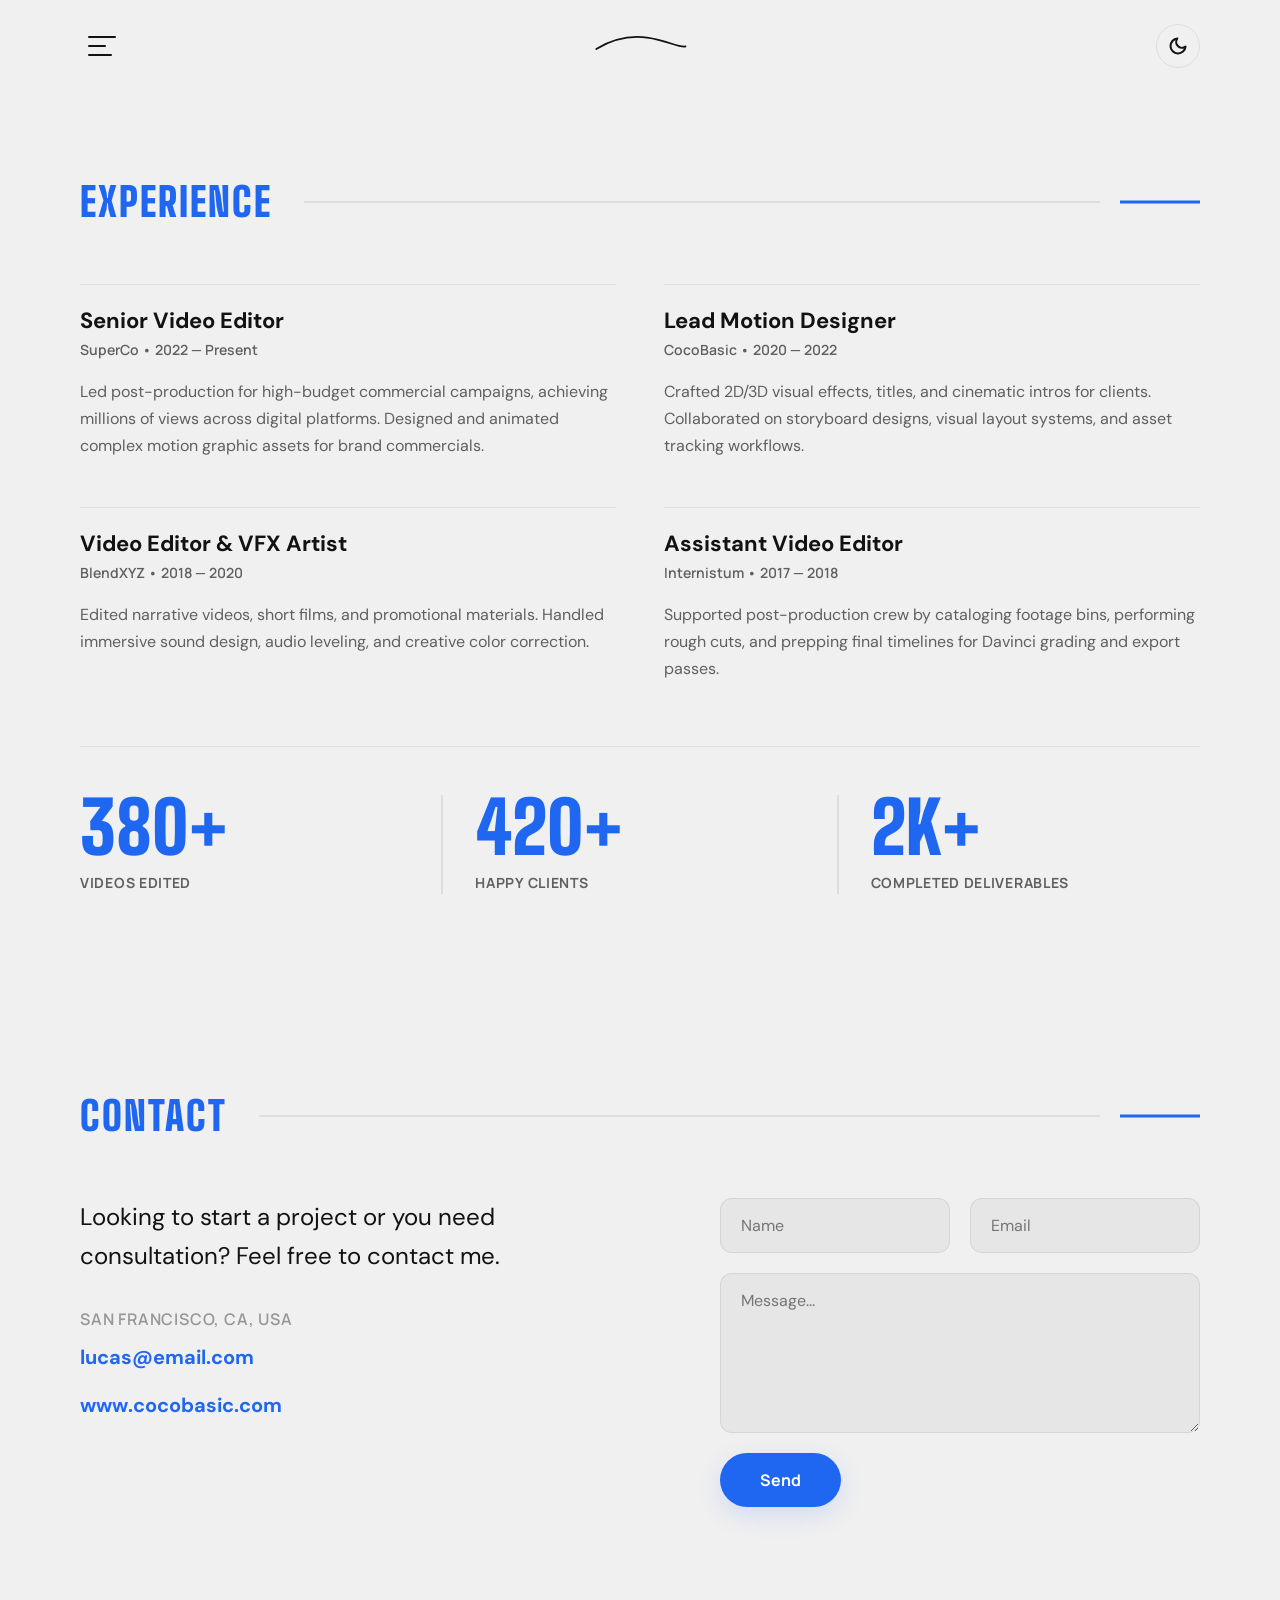
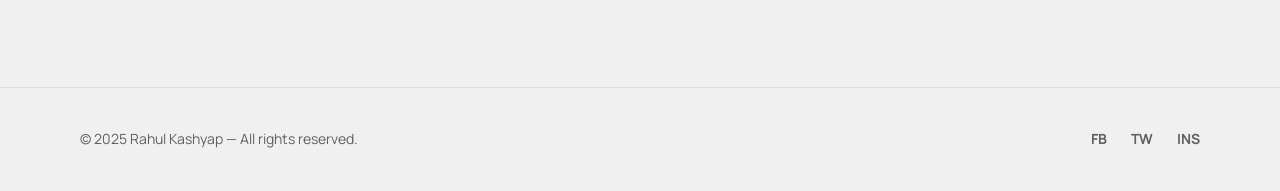
<file: experience.html>
<!DOCTYPE html>
<html lang="en">
<head>
    <meta charset="utf-8">
    <meta name="viewport" content="width=device-width, initial-scale=1">
    <title>Experience of Rahul Kashyap — Professional Video Editor & Motion Designer</title>
    <meta name="description" content="Read about Rahul Kashyap's professional career milestones in post-production houses and creative agencies.">
    <!-- Google Fonts -->
    <link rel="preconnect" href="https://fonts.googleapis.com">
    <link rel="preconnect" href="https://fonts.gstatic.com" crossorigin>
    <link href="https://fonts.googleapis.com/css2?family=Big+Shoulders+Display:wght@700;900&family=DM+Sans:ital,opsz,wght@0,9..40,100..1000;1,9..40,100..1000&family=Manrope:wght@500;600;700;800&display=swap" rel="stylesheet">
    <link rel="stylesheet" href="styles.css">
</head>
<body>
    <!-- Header -->
    <header class="site-header">
        <div class="container header-inner">
            <button id="menuBtn" class="hamburger" aria-label="Open menu" aria-expanded="false">
                <span></span>
                <span></span>
                <span></span>
            </button>

            <div class="center-signature" aria-hidden="true">
                <!-- Sleek signature SVG / Logo -->
                <svg width="120" height="32" viewBox="0 0 120 32" fill="none" xmlns="http://www.w3.org/2000/svg">
                    <path d="M10 24C25 15 45 8 68 11C91 14 105 23 112 21" stroke="currentColor" stroke-width="2" stroke-linecap="round" stroke-linejoin="round" />
                </svg>
            </div>

            <div class="controls">
                <button id="themeToggle" class="theme-toggle" aria-label="Toggle dark mode" aria-live="polite">
                    <!-- Sun Icon -->
                    <svg class="sun-icon" viewBox="0 0 24 24" fill="none" stroke="currentColor" stroke-width="2.5" stroke-linecap="round" stroke-linejoin="round">
                        <circle cx="12" cy="12" r="5"></circle>
                        <line x1="12" y1="1" x2="12" y2="3"></line>
                        <line x1="12" y1="21" x2="12" y2="23"></line>
                        <line x1="4.22" y1="4.22" x2="5.64" y2="5.64"></line>
                        <line x1="18.36" y1="18.36" x2="19.78" y2="19.78"></line>
                        <line x1="1" y1="12" x2="3" y2="12"></line>
                        <line x1="21" y1="12" x2="23" y2="12"></line>
                        <line x1="4.22" y1="19.22" x2="5.64" y2="17.78"></line>
                        <line x1="18.36" y1="5.64" x2="19.78" y2="4.22"></line>
                    </svg>
                    <!-- Moon Icon -->
                    <svg class="moon-icon" viewBox="0 0 24 24" fill="none" stroke="currentColor" stroke-width="2.5" stroke-linecap="round" stroke-linejoin="round">
                        <path d="M21 12.79A9 9 0 1 1 11.21 3 7 7 0 0 0 21 12.79z"></path>
                    </svg>
                </button>
            </div>
        </div>
    </header>

    <!-- Menu Overlay -->
    <div id="menuOverlay" class="menu-overlay" aria-hidden="true">
        <div class="menu-left">
            <button id="closeBtn" class="close-square" aria-label="Close menu">
                <span class="close-x">&times;</span>
            </button>

            <nav class="main-nav" aria-label="Main navigation">
                <a class="nav-link" href="index.html">HOME</a>
                <a class="nav-link" href="about.html">ABOUT</a>
                <a class="nav-link" href="projects.html">PROJECTS</a>
                <a class="nav-link active" href="experience.html">EXPERIENCE</a>
                <a class="nav-link" href="education.html">EDUCATION</a>
                <a class="nav-link" href="writing.html">WRITING</a>
                <a class="nav-link" href="contact.html">CONTACT</a>
            </nav>

            <div class="menu-socials">
                <a href="#" target="_blank" rel="noopener">FB</a>
                <a href="#" target="_blank" rel="noopener">TW</a>
                <a href="#" target="_blank" rel="noopener">INS</a>
            </div>
        </div>
        <div class="menu-backdrop" tabindex="-1" aria-hidden="true"></div>
    </div>

    <!-- Main Content -->
    <main style="padding-top: 100px;">
        <!-- Experience Section -->
        <section id="experience" class="experience-section container" aria-labelledby="experience-title">
            <div class="about-header active">
                <h2 id="experience-title" class="about-title">EXPERIENCE</h2>
                <div class="about-line">
                    <div class="line-base"></div>
                    <div class="line-progress" aria-hidden="true"></div>
                    <div class="line-arrow" aria-hidden="true">
                        <svg width="10" height="16" viewBox="0 0 10 16" fill="none" xmlns="http://www.w3.org/2000/svg">
                            <path d="M1.5 1.5L8 8L1.5 14.5" stroke="currentColor" stroke-width="2.5" stroke-linecap="round" stroke-linejoin="round"/>
                        </svg>
                    </div>
                </div>
            </div>

            <div class="experience-grid">
                <div class="exp-card">
                    <h3>Senior Video Editor</h3>
                    <div class="muted">SuperCo &bull; 2022 &mdash; Present</div>
                    <p>Led post-production for high-budget commercial campaigns, achieving millions of views across digital platforms. Designed and animated complex motion graphic assets for brand commercials.</p>
                </div>

                <div class="exp-card">
                    <h3>Lead Motion Designer</h3>
                    <div class="muted">CocoBasic &bull; 2020 &mdash; 2022</div>
                    <p>Crafted 2D/3D visual effects, titles, and cinematic intros for clients. Collaborated on storyboard designs, visual layout systems, and asset tracking workflows.</p>
                </div>

                <div class="exp-card">
                    <h3>Video Editor & VFX Artist</h3>
                    <div class="muted">BlendXYZ &bull; 2018 &mdash; 2020</div>
                    <p>Edited narrative videos, short films, and promotional materials. Handled immersive sound design, audio leveling, and creative color correction.</p>
                </div>

                <div class="exp-card">
                    <h3>Assistant Video Editor</h3>
                    <div class="muted">Internistum &bull; 2017 &mdash; 2018</div>
                    <p>Supported post-production crew by cataloging footage bins, performing rough cuts, and prepping final timelines for Davinci grading and export passes.</p>
                </div>
            </div>

            <div class="counters-grid">
                <div class="counter">
                    <div class="counter-num">380+</div>
                    <div class="counter-label">Videos Edited</div>
                </div>
                <div class="counter">
                    <div class="counter-num">420+</div>
                    <div class="counter-label">Happy Clients</div>
                </div>
                <div class="counter">
                    <div class="counter-num">2K+</div>
                    <div class="counter-label">Completed Deliverables</div>
                </div>
            </div>
        </section>

        <!-- Contact Section -->
        <section id="contact" class="contact-section container" style="padding-top: 60px;">
            <div class="about-header">
                <h2 id="contact-title" class="about-title">CONTACT</h2>
                <div class="about-line">
                    <div class="line-base"></div>
                    <div class="line-progress" aria-hidden="true"></div>
                    <div class="line-arrow" aria-hidden="true">
                        <svg width="10" height="16" viewBox="0 0 10 16" fill="none" xmlns="http://www.w3.org/2000/svg">
                            <path d="M1.5 1.5L8 8L1.5 14.5" stroke="currentColor" stroke-width="2.5" stroke-linecap="round" stroke-linejoin="round"/>
                        </svg>
                    </div>
                </div>
            </div>

            <div class="contact-grid">
                <div class="contact-left">
                    <p class="contact-copy">Looking to start a project or you need consultation? Feel free to contact me.</p>
                    <p class="contact-meta">San Francisco, CA, USA</p>
                    <p><a class="link" href="mailto:lucas@email.com">lucas@email.com</a></p>
                    <p><a class="link" href="https://www.cocobasic.com" target="_blank" rel="noopener">www.cocobasic.com</a></p>
                </div>

                <form class="contact-form" action="#" method="post" onsubmit="event.preventDefault(); showContactSuccess();">
                    <div class="form-row">
                        <input type="text" name="name" placeholder="Name" required aria-label="Your Name">
                        <input type="email" name="email" placeholder="Email" required aria-label="Your Email">
                    </div>
                    <textarea name="message" placeholder="Message..." rows="6" required aria-label="Your Message"></textarea>
                    <button class="btn-submit" type="submit">Send</button>
                </form>
            </div>
        </section>
    </main>

    <!-- Footer -->
    <footer class="site-footer" role="contentinfo">
        <div class="container footer-content">
            <p class="footer-copy">&copy; 2025 Rahul Kashyap &mdash; All rights reserved.</p>
            <div class="footer-socials">
                <a href="#" target="_blank" rel="noopener">FB</a>
                <a href="#" target="_blank" rel="noopener">TW</a>
                <a href="#" target="_blank" rel="noopener">INS</a>
            </div>
        </div>
    </footer>

    <!-- Scripts -->
    <script src="https://cdnjs.cloudflare.com/ajax/libs/gsap/3.12.2/gsap.min.js"></script>
    <script src="scripts.js"></script>
</body>
</html>
</file>
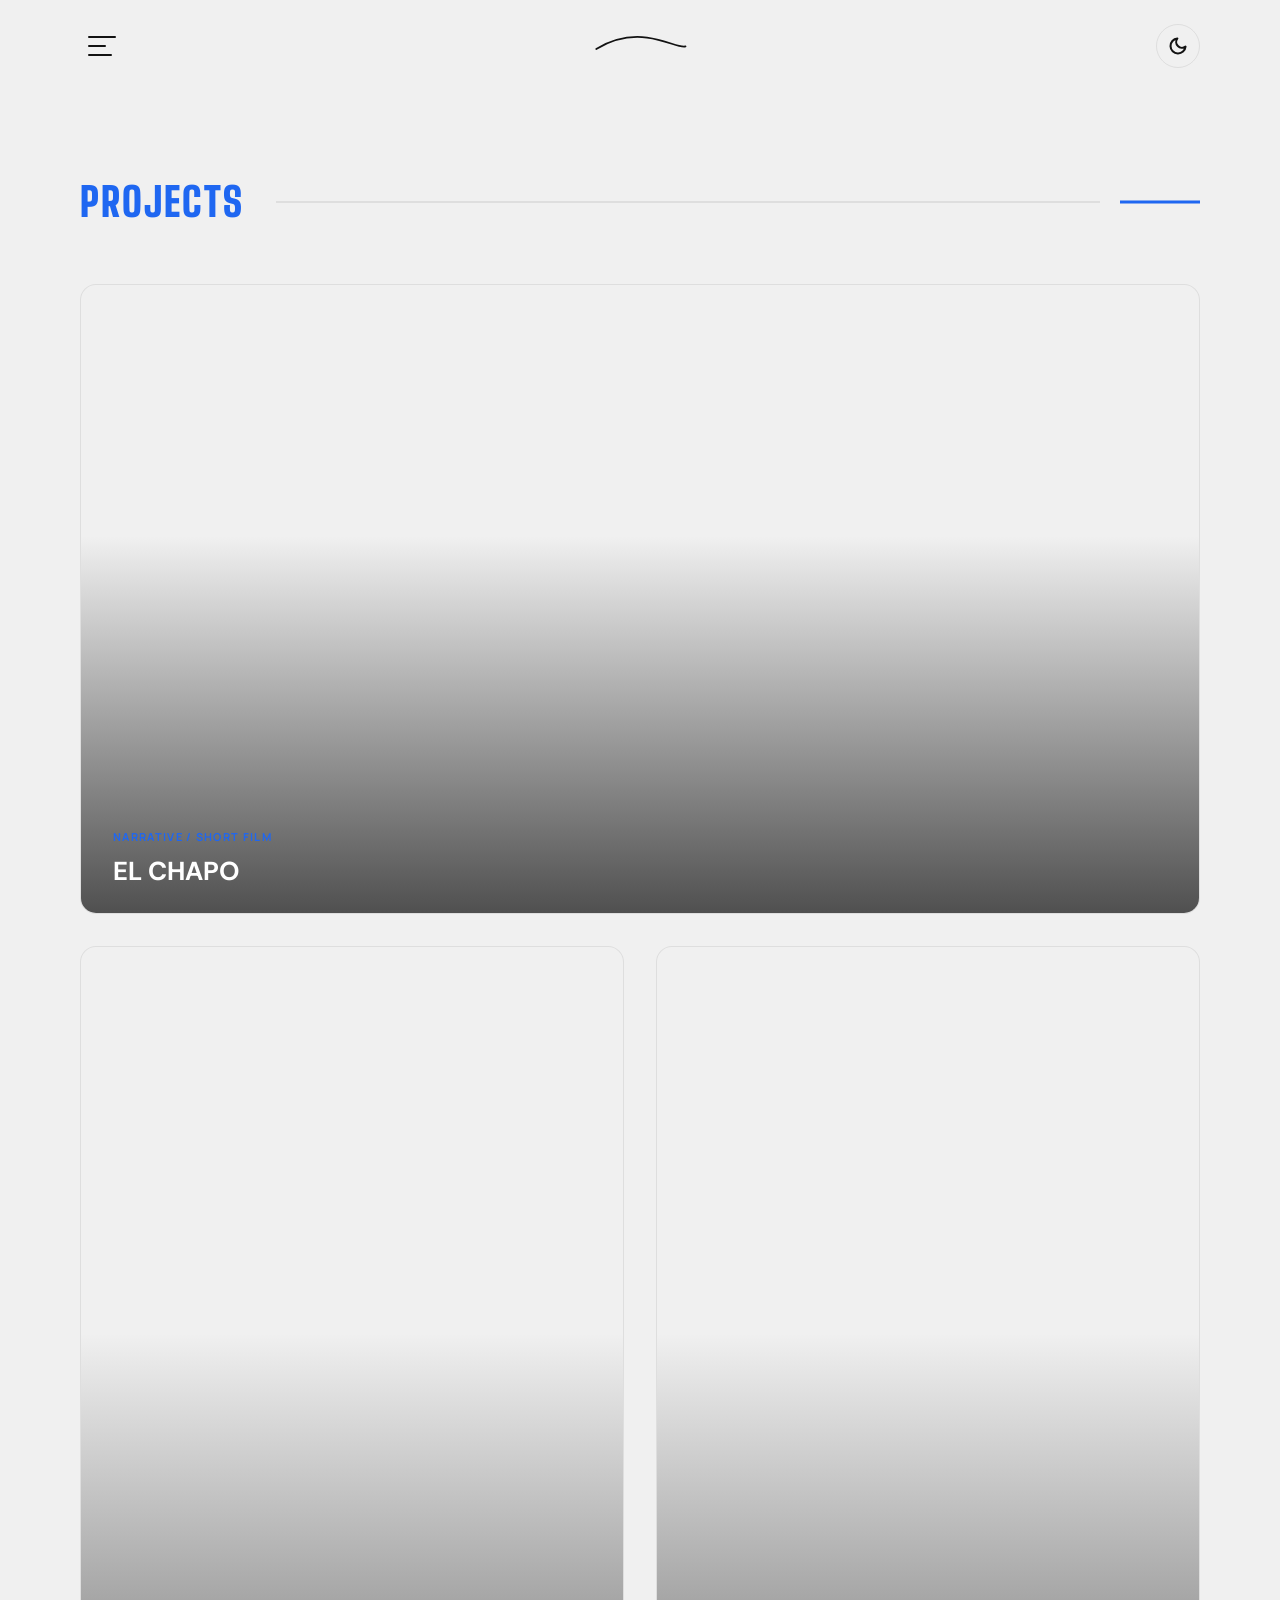
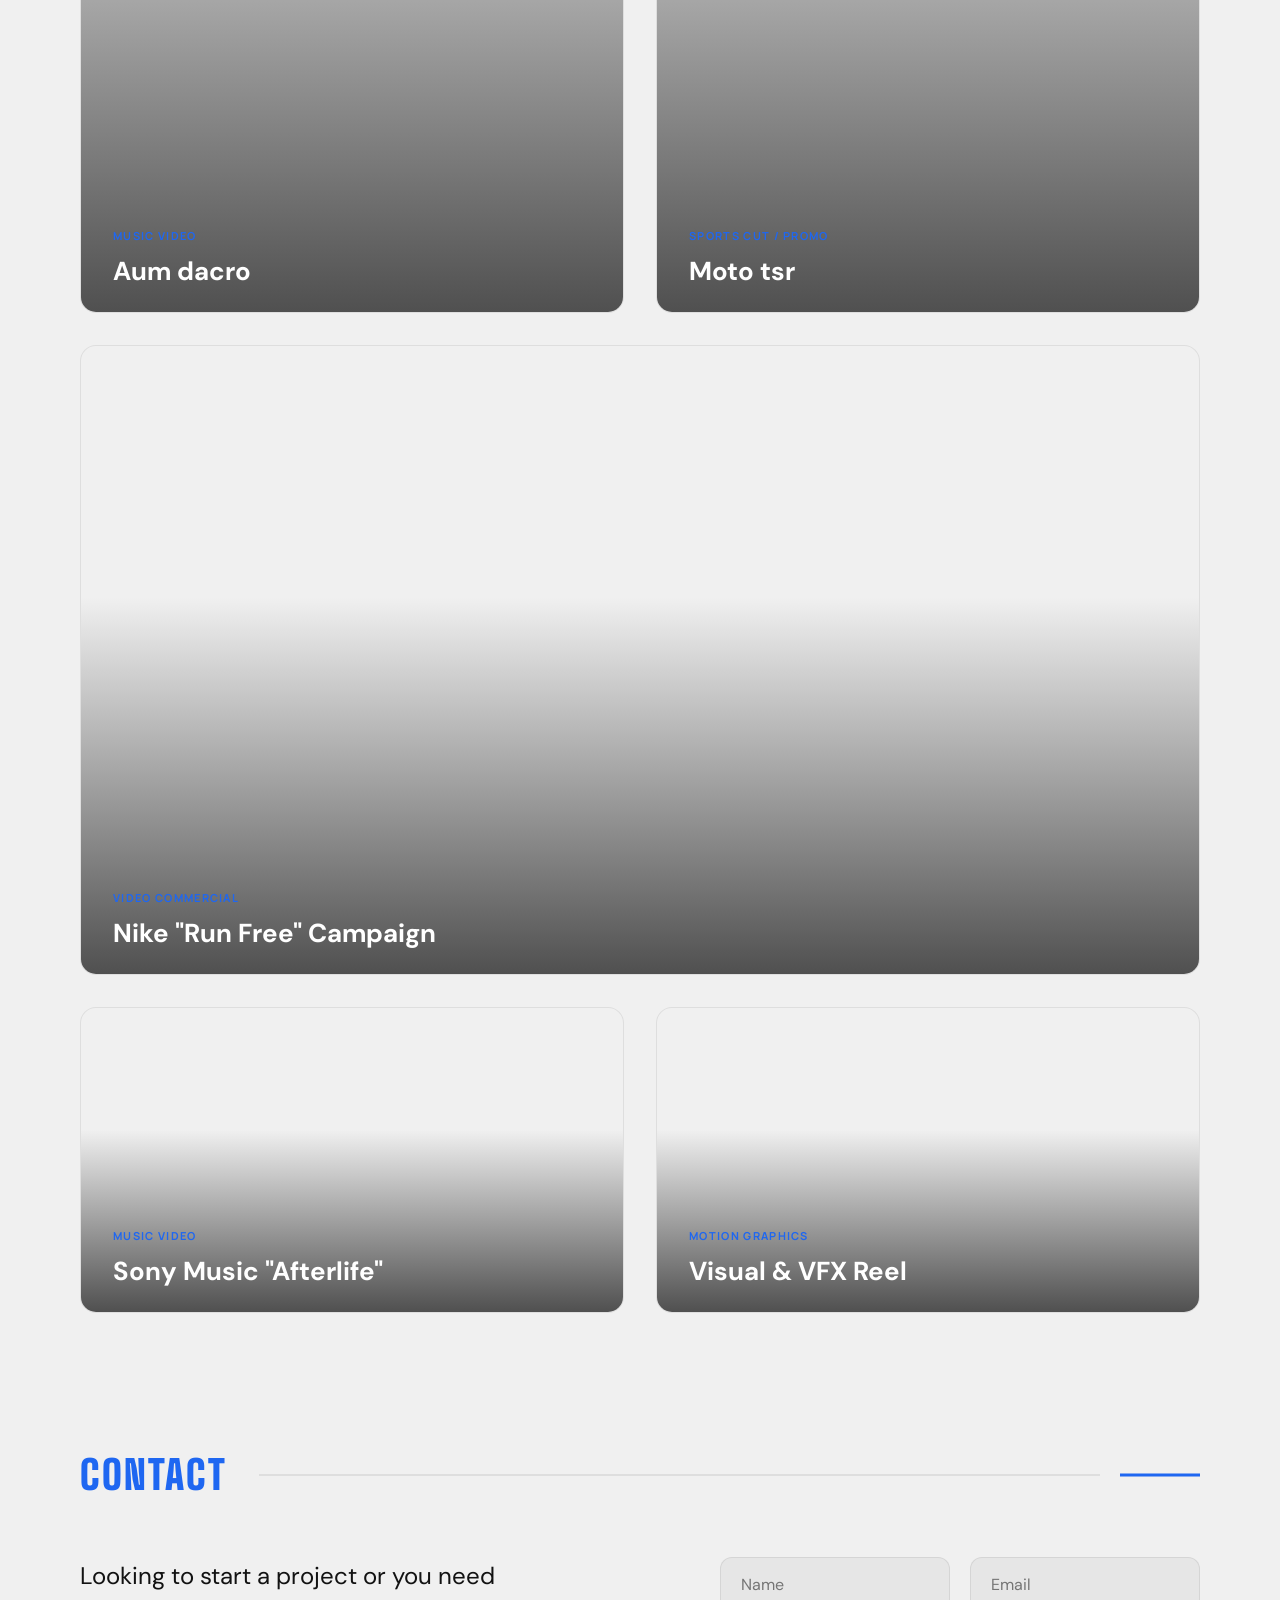
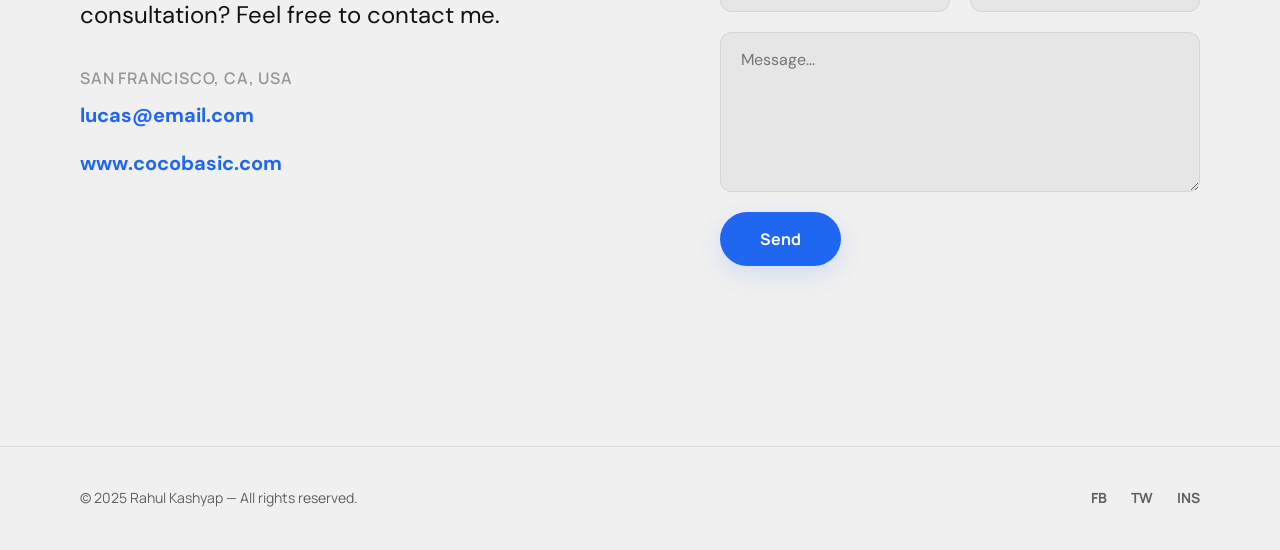
<file: projects.html>
<!DOCTYPE html>
<html lang="en">
<head>
    <meta charset="utf-8">
    <meta name="viewport" content="width=device-width, initial-scale=1">
    <title>Projects by Rahul Kashyap — Professional Video Editor & Motion Designer</title>
    <meta name="description" content="View video editing campaigns, motion design pieces, and graphic designs created by Rahul Kashyap.">
    <!-- Google Fonts -->
    <link rel="preconnect" href="https://fonts.googleapis.com">
    <link rel="preconnect" href="https://fonts.gstatic.com" crossorigin>
    <link href="https://fonts.googleapis.com/css2?family=Big+Shoulders+Display:wght@700;900&family=DM+Sans:ital,opsz,wght@0,9..40,100..1000;1,9..40,100..1000&family=Manrope:wght@500;600;700;800&display=swap" rel="stylesheet">
    <link rel="stylesheet" href="styles.css">
</head>
<body>
    <!-- Header -->
    <header class="site-header">
        <div class="container header-inner">
            <button id="menuBtn" class="hamburger" aria-label="Open menu" aria-expanded="false">
                <span></span>
                <span></span>
                <span></span>
            </button>

            <div class="center-signature" aria-hidden="true">
                <!-- Sleek signature SVG / Logo -->
                <svg width="120" height="32" viewBox="0 0 120 32" fill="none" xmlns="http://www.w3.org/2000/svg">
                    <path d="M10 24C25 15 45 8 68 11C91 14 105 23 112 21" stroke="currentColor" stroke-width="2" stroke-linecap="round" stroke-linejoin="round" />
                </svg>
            </div>

            <div class="controls">
                <button id="themeToggle" class="theme-toggle" aria-label="Toggle dark mode" aria-live="polite">
                    <!-- Sun Icon -->
                    <svg class="sun-icon" viewBox="0 0 24 24" fill="none" stroke="currentColor" stroke-width="2.5" stroke-linecap="round" stroke-linejoin="round">
                        <circle cx="12" cy="12" r="5"></circle>
                        <line x1="12" y1="1" x2="12" y2="3"></line>
                        <line x1="12" y1="21" x2="12" y2="23"></line>
                        <line x1="4.22" y1="4.22" x2="5.64" y2="5.64"></line>
                        <line x1="18.36" y1="18.36" x2="19.78" y2="19.78"></line>
                        <line x1="1" y1="12" x2="3" y2="12"></line>
                        <line x1="21" y1="12" x2="23" y2="12"></line>
                        <line x1="4.22" y1="19.22" x2="5.64" y2="17.78"></line>
                        <line x1="18.36" y1="5.64" x2="19.78" y2="4.22"></line>
                    </svg>
                    <!-- Moon Icon -->
                    <svg class="moon-icon" viewBox="0 0 24 24" fill="none" stroke="currentColor" stroke-width="2.5" stroke-linecap="round" stroke-linejoin="round">
                        <path d="M21 12.79A9 9 0 1 1 11.21 3 7 7 0 0 0 21 12.79z"></path>
                    </svg>
                </button>
            </div>
        </div>
    </header>

    <!-- Menu Overlay -->
    <div id="menuOverlay" class="menu-overlay" aria-hidden="true">
        <div class="menu-left">
            <button id="closeBtn" class="close-square" aria-label="Close menu">
                <span class="close-x">&times;</span>
            </button>

            <nav class="main-nav" aria-label="Main navigation">
                <a class="nav-link" href="index.html">HOME</a>
                <a class="nav-link" href="about.html">ABOUT</a>
                <a class="nav-link active" href="projects.html">PROJECTS</a>
                <a class="nav-link" href="experience.html">EXPERIENCE</a>
                <a class="nav-link" href="education.html">EDUCATION</a>
                <a class="nav-link" href="writing.html">WRITING</a>
                <a class="nav-link" href="contact.html">CONTACT</a>
            </nav>

            <div class="menu-socials">
                <a href="#" target="_blank" rel="noopener">FB</a>
                <a href="#" target="_blank" rel="noopener">TW</a>
                <a href="#" target="_blank" rel="noopener">INS</a>
            </div>
        </div>
        <div class="menu-backdrop" tabindex="-1" aria-hidden="true"></div>
    </div>

    <!-- Main Content -->
    <main style="padding-top: 100px;">
        <!-- Projects Section -->
        <section id="projects" class="projects-section container" aria-labelledby="projects-title">
            <div class="about-header active">
                <h2 id="projects-title" class="about-title">PROJECTS</h2>
                <div class="about-line">
                    <div class="line-base"></div>
                    <div class="line-progress" aria-hidden="true"></div>
                    <div class="line-arrow" aria-hidden="true">
                        <svg width="10" height="16" viewBox="0 0 10 16" fill="none" xmlns="http://www.w3.org/2000/svg">
                            <path d="M1.5 1.5L8 8L1.5 14.5" stroke="currentColor" stroke-width="2.5" stroke-linecap="round" stroke-linejoin="round"/>
                        </svg>
                    </div>
                </div>
            </div>

            <div class="project-grid">
                <a href="#projects" class="project-card landscape" style="background-image:url('https://images.unsplash.com/photo-1536440136628-849c177e76a1?w=800&q=80');">
                    <video class="project-video" src="EL CHAPO.mp4" loop muted playsinline preload="none"></video>
                    <div class="play-btn" aria-label="Play video">
                        <svg class="play-icon" width="20" height="20" viewBox="0 0 24 24" fill="currentColor" xmlns="http://www.w3.org/2000/svg">
                            <path d="M8 5V19L19 12L8 5Z" />
                        </svg>
                        <svg class="pause-icon" width="20" height="20" viewBox="0 0 24 24" fill="currentColor" xmlns="http://www.w3.org/2000/svg" style="display: none;">
                            <path d="M6 19H10V5H6V19ZM14 5V19H18V5H14Z" />
                        </svg>
                    </div>
                    <div class="project-overlay">
                        <div class="project-title-badge">
                            <span class="project-cat">NARRATIVE / SHORT FILM</span>
                            <span class="project-name">EL CHAPO</span>
                        </div>
                    </div>
                </a>

                <a href="#projects" class="project-card portrait" style="background-image:url('https://images.unsplash.com/photo-1518709268805-4e9042af9f23?w=800&q=80');">
                    <video class="project-video" src="Aum Dacro.mp4" loop muted playsinline preload="none"></video>
                    <div class="play-btn" aria-label="Play video">
                        <svg class="play-icon" width="20" height="20" viewBox="0 0 24 24" fill="currentColor" xmlns="http://www.w3.org/2000/svg">
                            <path d="M8 5V19L19 12L8 5Z" />
                        </svg>
                        <svg class="pause-icon" width="20" height="20" viewBox="0 0 24 24" fill="currentColor" xmlns="http://www.w3.org/2000/svg" style="display: none;">
                            <path d="M6 19H10V5H6V19ZM14 5V19H18V5H14Z" />
                        </svg>
                    </div>
                    <div class="project-overlay">
                        <div class="project-title-badge">
                            <span class="project-cat">MUSIC VIDEO</span>
                            <span class="project-name">Aum dacro</span>
                        </div>
                    </div>
                </a>

                <a href="#projects" class="project-card portrait" style="background-image:url('https://images.unsplash.com/photo-1558981806-ec527fa84c39?w=800&q=80');">
                    <video class="project-video" src="moto tsr.mp4" loop muted playsinline preload="none"></video>
                    <div class="play-btn" aria-label="Play video">
                        <svg class="play-icon" width="20" height="20" viewBox="0 0 24 24" fill="currentColor" xmlns="http://www.w3.org/2000/svg">
                            <path d="M8 5V19L19 12L8 5Z" />
                        </svg>
                        <svg class="pause-icon" width="20" height="20" viewBox="0 0 24 24" fill="currentColor" xmlns="http://www.w3.org/2000/svg" style="display: none;">
                            <path d="M6 19H10V5H6V19ZM14 5V19H18V5H14Z" />
                        </svg>
                    </div>
                    <div class="project-overlay">
                        <div class="project-title-badge">
                            <span class="project-cat">SPORTS CUT / PROMO</span>
                            <span class="project-name">Moto tsr</span>
                        </div>
                    </div>
                </a>

                <a href="#projects" class="project-card landscape" style="background-image:url('https://images.unsplash.com/photo-1496307042754-b4aa456c4a2d?w=800&q=80');">
                    <video class="project-video" src="EL CHAPO.mp4" loop muted playsinline preload="none"></video>
                    <div class="play-btn" aria-label="Play video">
                        <svg class="play-icon" width="20" height="20" viewBox="0 0 24 24" fill="currentColor" xmlns="http://www.w3.org/2000/svg">
                            <path d="M8 5V19L19 12L8 5Z" />
                        </svg>
                        <svg class="pause-icon" width="20" height="20" viewBox="0 0 24 24" fill="currentColor" xmlns="http://www.w3.org/2000/svg" style="display: none;">
                            <path d="M6 19H10V5H6V19ZM14 5V19H18V5H14Z" />
                        </svg>
                    </div>
                    <div class="project-overlay">
                        <div class="project-title-badge">
                            <span class="project-cat">VIDEO COMMERCIAL</span>
                            <span class="project-name">Nike "Run Free" Campaign</span>
                        </div>
                    </div>
                </a>

                <a href="#projects" class="project-card landscape-half" style="background-image:url('https://images.unsplash.com/photo-1515879218367-8466d910aaa4?w=800&q=80');">
                    <div class="project-overlay">
                        <div class="project-title-badge">
                            <span class="project-cat">MUSIC VIDEO</span>
                            <span class="project-name">Sony Music "Afterlife"</span>
                        </div>
                    </div>
                </a>

                <a href="#projects" class="project-card landscape-half" style="background-image:url('https://images.unsplash.com/photo-1507238691740-187a5b1d37b8?w=800&q=80');">
                    <div class="project-overlay">
                        <div class="project-title-badge">
                            <span class="project-cat">MOTION GRAPHICS</span>
                            <span class="project-name">Visual & VFX Reel</span>
                        </div>
                    </div>
                </a>
            </div>
        </section>

        <!-- Contact Section -->
        <section id="contact" class="contact-section container" style="padding-top: 60px;">
            <div class="about-header">
                <h2 id="contact-title" class="about-title">CONTACT</h2>
                <div class="about-line">
                    <div class="line-base"></div>
                    <div class="line-progress" aria-hidden="true"></div>
                    <div class="line-arrow" aria-hidden="true">
                        <svg width="10" height="16" viewBox="0 0 10 16" fill="none" xmlns="http://www.w3.org/2000/svg">
                            <path d="M1.5 1.5L8 8L1.5 14.5" stroke="currentColor" stroke-width="2.5" stroke-linecap="round" stroke-linejoin="round"/>
                        </svg>
                    </div>
                </div>
            </div>

            <div class="contact-grid">
                <div class="contact-left">
                    <p class="contact-copy">Looking to start a project or you need consultation? Feel free to contact me.</p>
                    <p class="contact-meta">San Francisco, CA, USA</p>
                    <p><a class="link" href="mailto:lucas@email.com">lucas@email.com</a></p>
                    <p><a class="link" href="https://www.cocobasic.com" target="_blank" rel="noopener">www.cocobasic.com</a></p>
                </div>

                <form class="contact-form" action="#" method="post" onsubmit="event.preventDefault(); showContactSuccess();">
                    <div class="form-row">
                        <input type="text" name="name" placeholder="Name" required aria-label="Your Name">
                        <input type="email" name="email" placeholder="Email" required aria-label="Your Email">
                    </div>
                    <textarea name="message" placeholder="Message..." rows="6" required aria-label="Your Message"></textarea>
                    <button class="btn-submit" type="submit">Send</button>
                </form>
            </div>
        </section>
    </main>

    <!-- Footer -->
    <footer class="site-footer" role="contentinfo">
        <div class="container footer-content">
            <p class="footer-copy">&copy; 2025 Rahul Kashyap &mdash; All rights reserved.</p>
            <div class="footer-socials">
                <a href="#" target="_blank" rel="noopener">FB</a>
                <a href="#" target="_blank" rel="noopener">TW</a>
                <a href="#" target="_blank" rel="noopener">INS</a>
            </div>
        </div>
    </footer>

    <!-- Scripts -->
    <script src="https://cdnjs.cloudflare.com/ajax/libs/gsap/3.12.2/gsap.min.js"></script>
    <script src="scripts.js"></script>
</body>
</html>
</file>
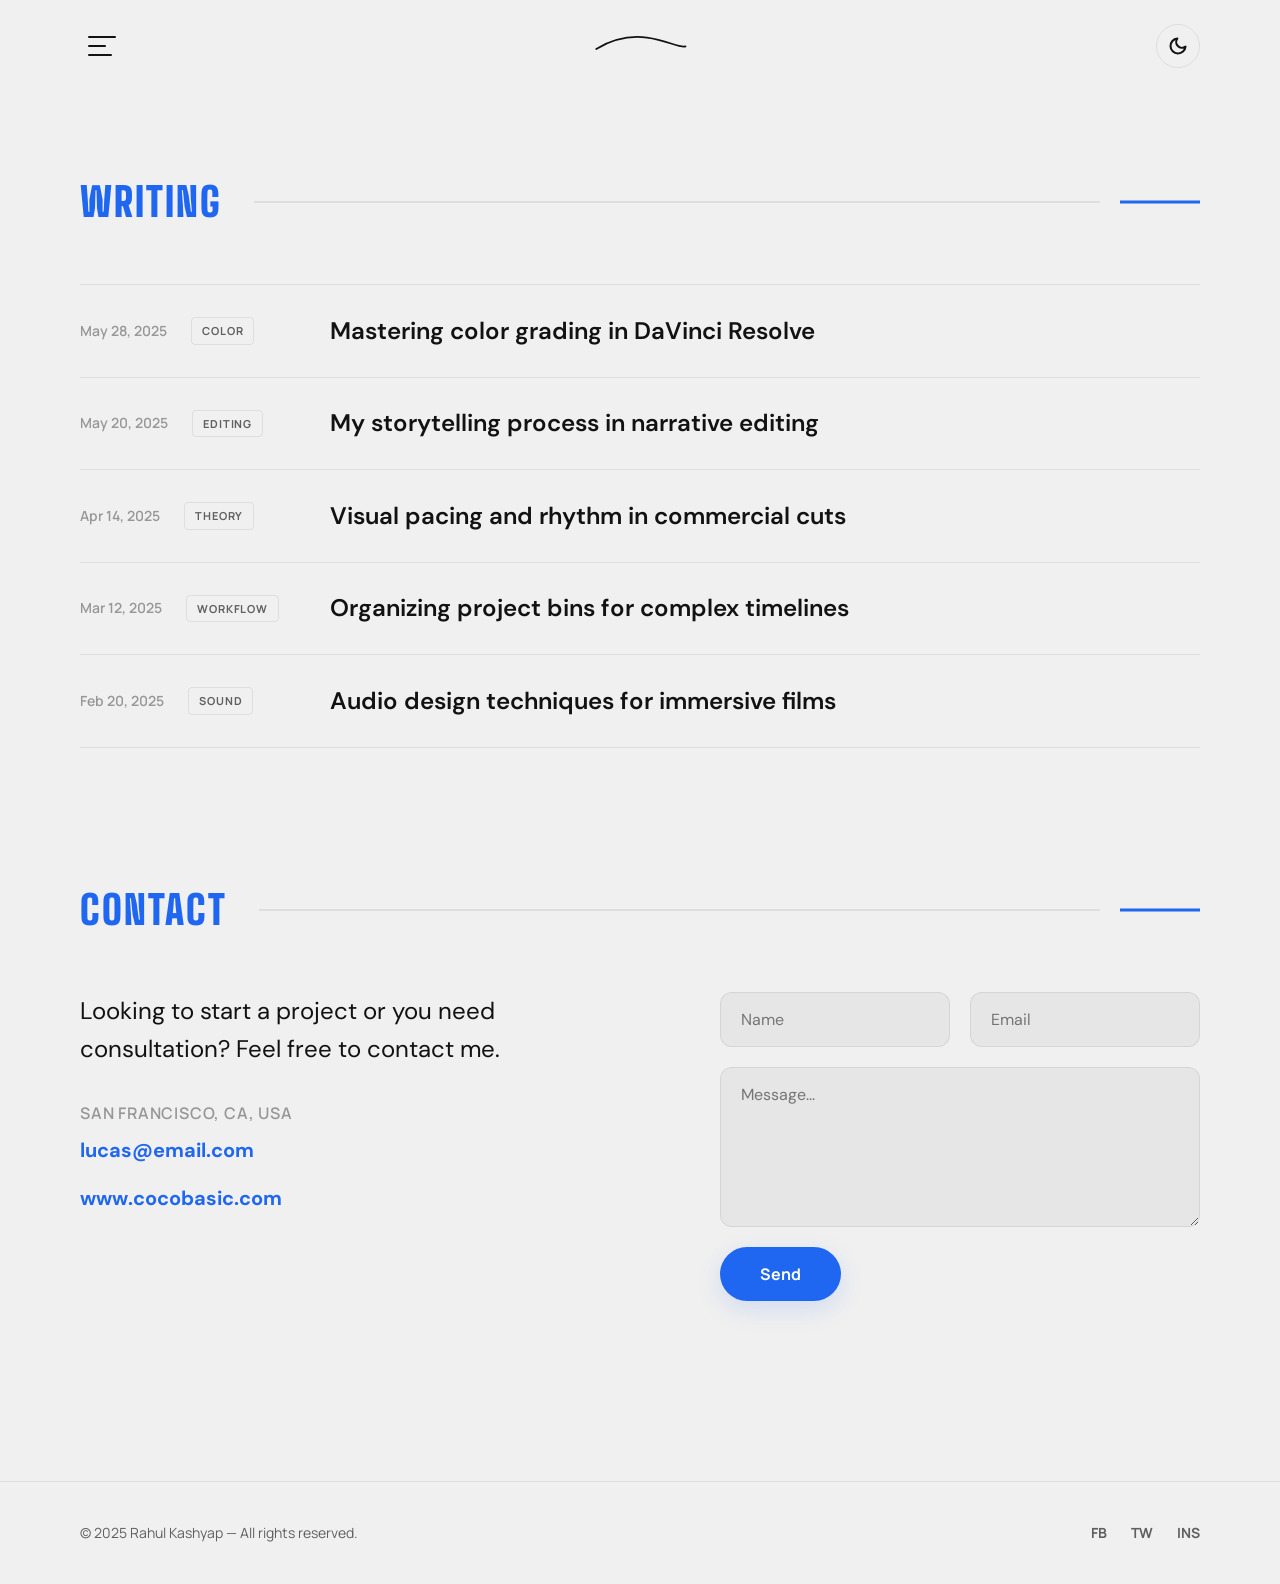
<file: writing.html>
<!DOCTYPE html>
<html lang="en">
<head>
    <meta charset="utf-8">
    <meta name="viewport" content="width=device-width, initial-scale=1">
    <title>Writing by Rahul Kashyap — Professional Video Editor & Motion Designer</title>
    <meta name="description" content="Read articles, industry insights, and tutorials on video editing workflows written by Rahul Kashyap.">
    <!-- Google Fonts -->
    <link rel="preconnect" href="https://fonts.googleapis.com">
    <link rel="preconnect" href="https://fonts.gstatic.com" crossorigin>
    <link href="https://fonts.googleapis.com/css2?family=Big+Shoulders+Display:wght@700;900&family=DM+Sans:ital,opsz,wght@0,9..40,100..1000;1,9..40,100..1000&family=Manrope:wght@500;600;700;800&display=swap" rel="stylesheet">
    <link rel="stylesheet" href="styles.css">
</head>
<body>
    <!-- Header -->
    <header class="site-header">
        <div class="container header-inner">
            <button id="menuBtn" class="hamburger" aria-label="Open menu" aria-expanded="false">
                <span></span>
                <span></span>
                <span></span>
            </button>

            <div class="center-signature" aria-hidden="true">
                <!-- Sleek signature SVG / Logo -->
                <svg width="120" height="32" viewBox="0 0 120 32" fill="none" xmlns="http://www.w3.org/2000/svg">
                    <path d="M10 24C25 15 45 8 68 11C91 14 105 23 112 21" stroke="currentColor" stroke-width="2" stroke-linecap="round" stroke-linejoin="round" />
                </svg>
            </div>

            <div class="controls">
                <button id="themeToggle" class="theme-toggle" aria-label="Toggle dark mode" aria-live="polite">
                    <!-- Sun Icon -->
                    <svg class="sun-icon" viewBox="0 0 24 24" fill="none" stroke="currentColor" stroke-width="2.5" stroke-linecap="round" stroke-linejoin="round">
                        <circle cx="12" cy="12" r="5"></circle>
                        <line x1="12" y1="1" x2="12" y2="3"></line>
                        <line x1="12" y1="21" x2="12" y2="23"></line>
                        <line x1="4.22" y1="4.22" x2="5.64" y2="5.64"></line>
                        <line x1="18.36" y1="18.36" x2="19.78" y2="19.78"></line>
                        <line x1="1" y1="12" x2="3" y2="12"></line>
                        <line x1="21" y1="12" x2="23" y2="12"></line>
                        <line x1="4.22" y1="19.22" x2="5.64" y2="17.78"></line>
                        <line x1="18.36" y1="5.64" x2="19.78" y2="4.22"></line>
                    </svg>
                    <!-- Moon Icon -->
                    <svg class="moon-icon" viewBox="0 0 24 24" fill="none" stroke="currentColor" stroke-width="2.5" stroke-linecap="round" stroke-linejoin="round">
                        <path d="M21 12.79A9 9 0 1 1 11.21 3 7 7 0 0 0 21 12.79z"></path>
                    </svg>
                </button>
            </div>
        </div>
    </header>

    <!-- Menu Overlay -->
    <div id="menuOverlay" class="menu-overlay" aria-hidden="true">
        <div class="menu-left">
            <button id="closeBtn" class="close-square" aria-label="Close menu">
                <span class="close-x">&times;</span>
            </button>

            <nav class="main-nav" aria-label="Main navigation">
                <a class="nav-link" href="index.html">HOME</a>
                <a class="nav-link" href="about.html">ABOUT</a>
                <a class="nav-link" href="projects.html">PROJECTS</a>
                <a class="nav-link" href="experience.html">EXPERIENCE</a>
                <a class="nav-link" href="education.html">EDUCATION</a>
                <a class="nav-link active" href="writing.html">WRITING</a>
                <a class="nav-link" href="contact.html">CONTACT</a>
            </nav>

            <div class="menu-socials">
                <a href="#" target="_blank" rel="noopener">FB</a>
                <a href="#" target="_blank" rel="noopener">TW</a>
                <a href="#" target="_blank" rel="noopener">INS</a>
            </div>
        </div>
        <div class="menu-backdrop" tabindex="-1" aria-hidden="true"></div>
    </div>

    <!-- Main Content -->
    <main style="padding-top: 100px;">
        <!-- Writing Section -->
        <section id="writing" class="writing-section container" aria-labelledby="writing-title">
            <div class="about-header active">
                <h2 id="writing-title" class="about-title">WRITING</h2>
                <div class="about-line">
                    <div class="line-base"></div>
                    <div class="line-progress" aria-hidden="true"></div>
                    <div class="line-arrow" aria-hidden="true">
                        <svg width="10" height="16" viewBox="0 0 10 16" fill="none" xmlns="http://www.w3.org/2000/svg">
                            <path d="M1.5 1.5L8 8L1.5 14.5" stroke="currentColor" stroke-width="2.5" stroke-linecap="round" stroke-linejoin="round"/>
                        </svg>
                    </div>
                </div>
            </div>

            <div class="writing-list">
                <article class="writing-item">
                    <div class="writing-meta">
                        <span class="writing-date">May 28, 2025</span>
                        <span class="writing-tag">COLOR</span>
                    </div>
                    <a href="writing.html" class="writing-link">
                        <h3 class="writing-post-title">Mastering color grading in DaVinci Resolve</h3>
                        <div class="writing-arrow">
                            <svg width="10" height="16" viewBox="0 0 10 16" fill="none" xmlns="http://www.w3.org/2000/svg">
                                <path d="M1.5 1.5L8 8L1.5 14.5" stroke="currentColor" stroke-width="2.5" stroke-linecap="round" stroke-linejoin="round"/>
                            </svg>
                        </div>
                    </a>
                </article>

                <article class="writing-item">
                    <div class="writing-meta">
                        <span class="writing-date">May 20, 2025</span>
                        <span class="writing-tag">EDITING</span>
                    </div>
                    <a href="writing.html" class="writing-link">
                        <h3 class="writing-post-title">My storytelling process in narrative editing</h3>
                        <div class="writing-arrow">
                            <svg width="10" height="16" viewBox="0 0 10 16" fill="none" xmlns="http://www.w3.org/2000/svg">
                                <path d="M1.5 1.5L8 8L1.5 14.5" stroke="currentColor" stroke-width="2.5" stroke-linecap="round" stroke-linejoin="round"/>
                            </svg>
                        </div>
                    </a>
                </article>

                <article class="writing-item">
                    <div class="writing-meta">
                        <span class="writing-date">Apr 14, 2025</span>
                        <span class="writing-tag">THEORY</span>
                    </div>
                    <a href="writing.html" class="writing-link">
                        <h3 class="writing-post-title">Visual pacing and rhythm in commercial cuts</h3>
                        <div class="writing-arrow">
                            <svg width="10" height="16" viewBox="0 0 10 16" fill="none" xmlns="http://www.w3.org/2000/svg">
                                <path d="M1.5 1.5L8 8L1.5 14.5" stroke="currentColor" stroke-width="2.5" stroke-linecap="round" stroke-linejoin="round"/>
                            </svg>
                        </div>
                    </a>
                </article>

                <article class="writing-item">
                    <div class="writing-meta">
                        <span class="writing-date">Mar 12, 2025</span>
                        <span class="writing-tag">WORKFLOW</span>
                    </div>
                    <a href="writing.html" class="writing-link">
                        <h3 class="writing-post-title">Organizing project bins for complex timelines</h3>
                        <div class="writing-arrow">
                            <svg width="10" height="16" viewBox="0 0 10 16" fill="none" xmlns="http://www.w3.org/2000/svg">
                                <path d="M1.5 1.5L8 8L1.5 14.5" stroke="currentColor" stroke-width="2.5" stroke-linecap="round" stroke-linejoin="round"/>
                            </svg>
                        </div>
                    </a>
                </article>

                <article class="writing-item">
                    <div class="writing-meta">
                        <span class="writing-date">Feb 20, 2025</span>
                        <span class="writing-tag">SOUND</span>
                    </div>
                    <a href="writing.html" class="writing-link">
                        <h3 class="writing-post-title">Audio design techniques for immersive films</h3>
                        <div class="writing-arrow">
                            <svg width="10" height="16" viewBox="0 0 10 16" fill="none" xmlns="http://www.w3.org/2000/svg">
                                <path d="M1.5 1.5L8 8L1.5 14.5" stroke="currentColor" stroke-width="2.5" stroke-linecap="round" stroke-linejoin="round"/>
                            </svg>
                        </div>
                    </a>
                </article>
            </div>
        </section>

        <!-- Contact Section -->
        <section id="contact" class="contact-section container" style="padding-top: 60px;">
            <div class="about-header">
                <h2 id="contact-title" class="about-title">CONTACT</h2>
                <div class="about-line">
                    <div class="line-base"></div>
                    <div class="line-progress" aria-hidden="true"></div>
                    <div class="line-arrow" aria-hidden="true">
                        <svg width="10" height="16" viewBox="0 0 10 16" fill="none" xmlns="http://www.w3.org/2000/svg">
                            <path d="M1.5 1.5L8 8L1.5 14.5" stroke="currentColor" stroke-width="2.5" stroke-linecap="round" stroke-linejoin="round"/>
                        </svg>
                    </div>
                </div>
            </div>

            <div class="contact-grid">
                <div class="contact-left">
                    <p class="contact-copy">Looking to start a project or you need consultation? Feel free to contact me.</p>
                    <p class="contact-meta">San Francisco, CA, USA</p>
                    <p><a class="link" href="mailto:lucas@email.com">lucas@email.com</a></p>
                    <p><a class="link" href="https://www.cocobasic.com" target="_blank" rel="noopener">www.cocobasic.com</a></p>
                </div>

                <form class="contact-form" action="#" method="post" onsubmit="event.preventDefault(); showContactSuccess();">
                    <div class="form-row">
                        <input type="text" name="name" placeholder="Name" required aria-label="Your Name">
                        <input type="email" name="email" placeholder="Email" required aria-label="Your Email">
                    </div>
                    <textarea name="message" placeholder="Message..." rows="6" required aria-label="Your Message"></textarea>
                    <button class="btn-submit" type="submit">Send</button>
                </form>
            </div>
        </section>
    </main>

    <!-- Footer -->
    <footer class="site-footer" role="contentinfo">
        <div class="container footer-content">
            <p class="footer-copy">&copy; 2025 Rahul Kashyap &mdash; All rights reserved.</p>
            <div class="footer-socials">
                <a href="#" target="_blank" rel="noopener">FB</a>
                <a href="#" target="_blank" rel="noopener">TW</a>
                <a href="#" target="_blank" rel="noopener">INS</a>
            </div>
        </div>
    </footer>

    <!-- Scripts -->
    <script src="https://cdnjs.cloudflare.com/ajax/libs/gsap/3.12.2/gsap.min.js"></script>
    <script src="scripts.js"></script>
</body>
</html>
</file>
<file: styles.css>
/* ==========================================================================
   DESIGN SYSTEM & CUSTOM PROPERTIES
   ========================================================================== */
:root {
    /* Fonts */
    --font-primary: "DM Sans", -apple-system, BlinkMacSystemFont, "Segoe UI", Roboto, sans-serif;
    --font-secondary: "Big Shoulders Display", sans-serif;
    --font-accent: "Manrope", sans-serif;

    /* Light Theme Colors (Villo Original Blue) */
    --bg: #f0f0f0;
    --bg-offset: #e6e6e6;
    --text: #121212;
    --text-muted: rgba(18, 18, 18, 0.65);
    --text-subtle: rgba(18, 18, 18, 0.4);
    --accent: #1f67f1;
    --accent-rgb: 31, 103, 241;
    --border: rgba(18, 18, 18, 0.08);
    --card-bg: rgba(18, 18, 18, 0.02);
    --card-hover: rgba(18, 18, 18, 0.05);
    --menu-bg: #f5f5f5;
    --overlay-bg: rgba(240, 240, 240, 0.85);
    --shadow-color: rgba(31, 103, 241, 0.15);
    --btn-text: #ffffff;

    /* Transitions */
    --transition-fast: 0.25s cubic-bezier(0.25, 0.8, 0.25, 1);
    --transition-smooth: 0.45s cubic-bezier(0.215, 0.61, 0.355, 1);
}

/* Dark Theme Colors (Villo Original Neon) */
body.dark-mode {
    --bg: #121212;
    --bg-offset: #1a1a1a;
    --text: #f0f0f0;
    --text-muted: rgba(240, 240, 240, 0.65);
    --text-subtle: rgba(240, 240, 240, 0.4);
    --accent: #e0f11f;
    --accent-rgb: 224, 241, 31;
    --border: rgba(255, 255, 255, 0.08);
    --card-bg: rgba(255, 255, 255, 0.02);
    --card-hover: rgba(255, 255, 255, 0.05);
    --menu-bg: #181818;
    --overlay-bg: rgba(18, 18, 18, 0.85);
    --shadow-color: rgba(224, 241, 31, 0.25);
    --btn-text: #121212;
}

/* ==========================================================================
   RESET & BASICS
   ========================================================================== */
* {
    box-sizing: border-box;
    margin: 0;
    padding: 0;
}

html {
    scroll-behavior: smooth;
    background-color: var(--bg);
}

body {
    background-color: var(--bg);
    color: var(--text);
    font-family: var(--font-primary);
    -webkit-font-smoothing: antialiased;
    -moz-osx-font-smoothing: grayscale;
    line-height: 1.6;
    overflow-x: hidden;
    transition: background-color var(--transition-smooth), color var(--transition-smooth);
}

.container {
    max-width: 1200px;
    margin: 0 auto;
    padding: 0 40px;
}

/* ==========================================================================
   TYPOGRAPHY
   ========================================================================== */
h1, h2, h3, h4, h5, h6 {
    line-height: 1.1;
    font-weight: 700;
}

/* ==========================================================================
   HEADER
   ========================================================================== */
.site-header {
    position: fixed;
    top: 0;
    left: 0;
    right: 0;
    padding: 24px 0;
    z-index: 100;
    background: transparent;
    transition: background-color var(--transition-fast), backdrop-filter var(--transition-fast);
}

.site-header.scrolled {
    background-color: rgba(var(--bg), 0.7);
    backdrop-filter: blur(12px) saturate(180%);
    border-bottom: 1px solid var(--border);
    padding: 16px 0;
}

.header-inner {
    display: flex;
    align-items: center;
    justify-content: space-between;
    position: relative;
}

/* Hamburger menu button */
.hamburger {
    background: transparent;
    border: none;
    cursor: pointer;
    width: 44px;
    height: 40px;
    display: flex;
    flex-direction: column;
    justify-content: center;
    gap: 7px;
    z-index: 110;
    padding: 8px;
}

.hamburger span {
    display: block;
    height: 2px;
    background-color: var(--text);
    border-radius: 1px;
    transition: transform var(--transition-fast), opacity var(--transition-fast), width var(--transition-fast);
}

.hamburger span:nth-child(1) { width: 28px; }
.hamburger span:nth-child(2) { width: 18px; }
.hamburger span:nth-child(3) { width: 24px; }

.hamburger:hover span:nth-child(2) { width: 28px; }
.hamburger:hover span:nth-child(3) { width: 28px; }

/* Open State */
.hamburger.open span:nth-child(1) {
    transform: translateY(9px) rotate(45deg);
    width: 28px;
}
.hamburger.open span:nth-child(2) {
    opacity: 0;
}
.hamburger.open span:nth-child(3) {
    transform: translateY(-9px) rotate(-45deg);
    width: 28px;
}

/* Center Logo/Signature */
.center-signature {
    position: absolute;
    left: 50%;
    transform: translateX(-50%);
    color: var(--text);
    pointer-events: none;
    transition: color var(--transition-smooth);
}

.center-signature svg {
    height: 28px;
    width: auto;
}

/* Theme Toggle Button */
.theme-toggle {
    background: transparent;
    border: 1px solid var(--border);
    border-radius: 50%;
    cursor: pointer;
    width: 44px;
    height: 44px;
    display: flex;
    align-items: center;
    justify-content: center;
    color: var(--text);
    transition: background-color var(--transition-fast), border-color var(--transition-fast), transform var(--transition-fast);
}

.theme-toggle:hover {
    background-color: var(--bg-offset);
    border-color: var(--accent);
    transform: rotate(15deg);
}

.theme-toggle svg {
    width: 20px;
    height: 20px;
    transition: transform var(--transition-fast);
}

/* Toggle displays based on dark-mode class on body */
body:not(.dark-mode) .sun-icon { display: none; }
body:not(.dark-mode) .moon-icon { display: block; }
body.dark-mode .sun-icon { display: block; }
body.dark-mode .moon-icon { display: none; }

/* ==========================================================================
   MENU OVERLAY
   ========================================================================== */
.menu-overlay {
    position: fixed;
    inset: 0;
    z-index: 95;
    visibility: hidden;
    pointer-events: none;
    transition: visibility 0s 0.5s;
}

.menu-overlay.open {
    visibility: visible;
    pointer-events: auto;
    transition: visibility 0s 0s;
}

.menu-left {
    position: absolute;
    top: 0;
    left: 0;
    bottom: 0;
    width: 380px;
    background-color: var(--menu-bg);
    z-index: 97;
    padding: 120px 48px 48px;
    display: flex;
    flex-direction: column;
    justify-content: space-between;
    transform: translateX(-100%);
    transition: transform var(--transition-smooth);
    box-shadow: 10px 0 30px rgba(0, 0, 0, 0.05);
}

.menu-overlay.open .menu-left {
    transform: translateX(0);
}

.close-square {
    position: absolute;
    top: 24px;
    left: 40px;
    background: transparent;
    border: 1px solid var(--border);
    width: 44px;
    height: 44px;
    border-radius: 4px;
    display: flex;
    align-items: center;
    justify-content: center;
    cursor: pointer;
    color: var(--text);
    transition: background-color var(--transition-fast), border-color var(--transition-fast);
}

.close-square:hover {
    background-color: var(--bg-offset);
    border-color: var(--accent);
}

.close-x {
    font-size: 24px;
    font-weight: 300;
}

.main-nav {
    display: flex;
    flex-direction: column;
    gap: 16px;
}

.main-nav .nav-link {
    font-family: var(--font-secondary);
    font-size: 38px;
    font-weight: 900;
    color: var(--text);
    text-decoration: none;
    text-transform: uppercase;
    letter-spacing: 0.02em;
    display: inline-block;
    position: relative;
    transition: color var(--transition-fast), transform var(--transition-fast);
}

.main-nav .nav-link::after {
    content: '';
    position: absolute;
    left: 0;
    bottom: 4px;
    width: 0;
    height: 3px;
    background-color: var(--accent);
    transition: width var(--transition-fast);
}

.main-nav .nav-link:hover {
    color: var(--accent);
    transform: translateX(8px);
}

.main-nav .nav-link:hover::after {
    width: 40px;
}

.main-nav .nav-link.active {
    color: var(--accent);
}

.main-nav .nav-link.active::after {
    width: 50px;
}

.menu-socials {
    display: flex;
    gap: 20px;
}

.menu-socials a {
    color: var(--text-muted);
    font-family: var(--font-accent);
    font-size: 14px;
    font-weight: 600;
    text-decoration: none;
    transition: color var(--transition-fast);
}

.menu-socials a:hover {
    color: var(--accent);
}

/* Backdrop */
.menu-backdrop {
    position: absolute;
    inset: 0;
    background-color: var(--overlay-bg);
    backdrop-filter: blur(8px);
    z-index: 96;
    opacity: 0;
    transition: opacity var(--transition-smooth);
}

.menu-overlay.open .menu-backdrop {
    opacity: 1;
}

/* ==========================================================================
   HERO SECTION
   ========================================================================== */
.demo-hero {
    min-height: 100vh;
    display: flex;
    flex-direction: column;
    justify-content: center;
    align-items: center;
    text-align: center;
    padding-top: 100px;
    position: relative;
}

.subcopy {
    font-family: var(--font-accent);
    font-size: 12px;
    font-weight: 700;
    letter-spacing: 0.15em;
    color: var(--text-muted);
    margin-bottom: 24px;
    text-transform: uppercase;
}

.demo-title {
    font-family: var(--font-secondary);
    font-size: 13.5vw;
    font-weight: 900;
    line-height: 0.85;
    text-transform: uppercase;
    color: var(--accent);
    margin-bottom: 40px;
    letter-spacing: -0.03em;
    transition: color var(--transition-smooth);
}

/* Large screen capping for font size */
@media (min-width: 1440px) {
    .demo-title {
        font-size: 194px;
    }
}

.demo-description {
    font-size: 24px;
    font-weight: 400;
    line-height: 1.6;
    max-width: 720px;
    color: var(--text);
    margin: 0 auto 60px;
}

/* Scroll Indicator */
.scroll-indicator {
    display: inline-flex;
    flex-direction: column;
    align-items: center;
    position: absolute;
    bottom: 50px;
    left: 50%;
    transform: translateX(-50%);
}

.scroll-indicator .bar {
    width: 2px;
    height: 48px;
    background-color: var(--border);
    border-radius: 1px;
    position: relative;
    overflow: hidden;
}

.scroll-indicator .scroll-knob {
    position: absolute;
    top: 0;
    left: 0;
    width: 100%;
    height: 16px;
    background-color: var(--accent);
    border-radius: 1px;
    animation: scrollSlide 2.5s infinite ease-in-out;
}

.scroll-indicator .scroll-text {
    font-family: var(--font-accent);
    font-size: 10px;
    font-weight: 700;
    letter-spacing: 0.2em;
    color: var(--text-subtle);
    margin-top: 12px;
    text-transform: uppercase;
}

@keyframes scrollSlide {
    0% { transform: translateY(-16px); }
    50% { transform: translateY(48px); }
    100% { transform: translateY(-16px); }
}

/* ==========================================================================
   SECTION HEADER (COMMON)
   ========================================================================== */
.about-header {
    display: flex;
    align-items: center;
    gap: 32px;
    margin-bottom: 60px;
    padding-top: 80px;
}

.about-title {
    font-family: var(--font-secondary);
    font-size: 40px;
    font-weight: 900;
    color: var(--accent);
    letter-spacing: 0.05em;
    transition: color var(--transition-smooth);
}

.about-line {
    flex: 1;
    position: relative;
    height: 24px;
}

.line-base {
    position: absolute;
    left: 0;
    right: 80px;
    top: 50%;
    height: 2px;
    background-color: var(--border);
    transform: translateY(-50%);
    transition: right var(--transition-smooth);
}

.line-progress {
    position: absolute;
    right: 0;
    top: 50%;
    height: 3px;
    background-color: var(--accent);
    transform: translateY(-50%);
    width: 56px;
    transition: width var(--transition-smooth), right var(--transition-smooth);
}

.line-arrow {
    position: absolute;
    right: 0;
    top: 50%;
    transform: translateY(-50%) translateX(-20px);
    color: var(--accent);
    opacity: 0;
    transition: transform var(--transition-smooth), opacity var(--transition-smooth);
    display: flex;
    align-items: center;
    justify-content: center;
    height: 16px;
}

.line-arrow svg {
    display: block;
}

/* Active State (Scrolled in view or active subpage) - No Arrow */
.about-header.active .line-base {
    right: 100px;
}

.about-header.active .line-progress {
    width: 80px;
    right: 0;
}

/* Hover State (Triggers arrow and shifts blue progress segment) */
a.about-header:hover .line-base {
    right: 180px;
}

a.about-header:hover .line-progress {
    width: 80px;
    right: 40px;
}

a.about-header:hover .line-arrow {
    transform: translateY(-50%) translateX(0);
    opacity: 1;
}

/* ==========================================================================
   ABOUT SECTION
   ========================================================================== */
.about-grid {
    display: grid;
    grid-template-columns: 1fr 1fr;
    gap: 60px;
    margin-bottom: 80px;
}

.about-left p {
    font-size: 26px;
    font-weight: 500;
    line-height: 1.5;
    color: var(--text);
}

.about-right p {
    font-size: 18px;
    color: var(--text-muted);
    line-height: 1.8;
}

/* Skill Cards Grid (6 cards) */
.skill-cards-grid {
    display: grid;
    grid-template-columns: repeat(2, 1fr);
    gap: 24px;
    margin-bottom: 40px;
}

.skill-card {
    background-color: var(--card-bg);
    border: 1px solid var(--border);
    border-radius: 12px;
    padding: 28px 32px;
    display: flex;
    align-items: center;
    justify-content: space-between;
    transition: background-color var(--transition-fast), border-color var(--transition-fast), transform var(--transition-fast), box-shadow var(--transition-fast);
}

.skill-card:hover {
    background-color: var(--card-hover);
    border-color: var(--accent);
    transform: translateY(-4px);
    box-shadow: 0 10px 30px rgba(0, 0, 0, 0.02);
}

.skill-left {
    flex: 1;
}

.skill-title {
    font-size: 22px;
    font-weight: 700;
    margin-bottom: 4px;
    color: var(--text);
}

.skill-sub {
    font-size: 14px;
    color: var(--text-muted);
}

.skill-divider {
    width: 1px;
    height: 40px;
    background-color: var(--border);
    margin: 0 32px;
}

.skill-right {
    display: flex;
    align-items: center;
}

.skill-percent {
    font-family: var(--font-secondary);
    font-size: 48px;
    font-weight: 900;
    color: var(--text-subtle);
    transition: color var(--transition-fast);
}

.skill-card:hover .skill-percent {
    color: var(--accent);
}

/* ==========================================================================
   PROJECTS SECTION
   ========================================================================== */
.project-grid {
    display: grid;
    grid-template-columns: repeat(2, 1fr);
    gap: 32px;
    margin-top: 10px;
}

.project-card {
    position: relative;
    height: auto;
    border-radius: 16px;
    overflow: hidden;
    display: block;
    text-decoration: none;
    border: 1px solid var(--border);
    background-size: cover;
    background-position: center;
    transition: transform var(--transition-smooth), box-shadow var(--transition-smooth), border-color var(--transition-smooth);
}

.project-card.landscape {
    grid-column: span 2;
    aspect-ratio: 16 / 9;
}

.project-card.portrait {
    grid-column: span 1;
    aspect-ratio: 9 / 16;
}

.project-card.landscape-half {
    grid-column: span 1;
    aspect-ratio: 16 / 9;
}

.project-video {
    position: absolute;
    top: 0;
    left: 0;
    width: 100%;
    height: 100%;
    object-fit: cover;
    z-index: 0;
    pointer-events: none;
    opacity: 0;
    transition: opacity var(--transition-smooth);
}

.project-card.playing .project-video {
    opacity: 1;
}

.play-btn {
    position: absolute;
    top: 50%;
    left: 50%;
    transform: translate(-50%, -50%) scale(0.9);
    width: 60px;
    height: 60px;
    background: rgba(18, 18, 18, 0.6);
    backdrop-filter: blur(4px);
    border: 2px solid rgba(255, 255, 255, 0.8);
    border-radius: 50%;
    display: flex;
    align-items: center;
    justify-content: center;
    color: #fff;
    z-index: 3;
    cursor: pointer;
    transition: all var(--transition-fast);
    opacity: 0;
    pointer-events: auto;
}

.project-card:hover .play-btn {
    opacity: 1;
    transform: translate(-50%, -50%) scale(1);
}

.play-btn:hover {
    background: var(--accent);
    border-color: var(--accent);
    color: var(--btn-text);
    transform: translate(-50%, -50%) scale(1.1);
    box-shadow: 0 0 15px var(--accent);
}

.project-card.playing .play-icon {
    display: none !important;
}

.project-card.playing .pause-icon {
    display: block !important;
}

.project-card.playing .play-btn {
    opacity: 0.6;
}

.project-card.playing:hover .play-btn {
    opacity: 1;
}

.project-card::before {
    content: '';
    position: absolute;
    inset: 0;
    background: linear-gradient(180deg, rgba(18, 18, 18, 0) 40%, rgba(18, 18, 18, 0.9) 100%);
    z-index: 1;
    opacity: 0.8;
    transition: opacity var(--transition-fast);
}

.project-card:hover {
    transform: translateY(-8px);
    border-color: var(--accent);
    box-shadow: 0 20px 40px rgba(0, 0, 0, 0.25);
}

.project-card:hover::before {
    opacity: 0.95;
}

.project-overlay {
    position: absolute;
    left: 0;
    right: 0;
    bottom: 0;
    padding: 32px;
    z-index: 2;
    transform: translateY(12px);
    transition: transform var(--transition-smooth);
}

.project-card:hover .project-overlay {
    transform: translateY(0);
}

.project-title-badge {
    display: flex;
    flex-direction: column;
    gap: 6px;
}

.project-cat {
    font-family: var(--font-accent);
    font-size: 11px;
    font-weight: 700;
    letter-spacing: 0.12em;
    color: var(--accent);
    text-transform: uppercase;
}

body:not(.dark-mode) .project-card:hover .project-cat {
    /* For light mode, neon-green or white text inside a nice tag if needed, but keeping text accent blue is great */
    color: var(--accent);
}

.project-name {
    font-size: 26px;
    font-weight: 700;
    color: #ffffff; /* Keep white for contrast on dark image gradient overlay */
}

/* ==========================================================================
   EXPERIENCE SECTION
   ========================================================================== */
.experience-section {
    padding-bottom: 60px;
}

.experience-grid {
    display: grid;
    grid-template-columns: repeat(2, 1fr);
    gap: 48px;
    margin-bottom: 64px;
}

.exp-card {
    border-top: 1px solid var(--border);
    padding-top: 24px;
}

.exp-card h3 {
    font-size: 22px;
    font-weight: 700;
    margin-bottom: 6px;
    color: var(--text);
}

.exp-card .muted {
    font-family: var(--font-accent);
    font-size: 14px;
    font-weight: 600;
    color: var(--text-muted);
    margin-bottom: 16px;
}

.exp-card p {
    font-size: 16px;
    color: var(--text-muted);
    line-height: 1.7;
}

/* Counters Panel */
.counters-grid {
    display: flex;
    justify-content: space-between;
    border-top: 1px solid var(--border);
    padding-top: 48px;
    gap: 32px;
}

.counter {
    flex: 1;
    border-left: 2px solid var(--border);
    padding-left: 32px;
}

.counter:first-child {
    border-left: none;
    padding-left: 0;
}

.counter-num {
    font-family: var(--font-secondary);
    font-size: 72px;
    font-weight: 900;
    color: var(--accent);
    line-height: 0.9;
    margin-bottom: 12px;
    transition: color var(--transition-smooth);
}

.counter-label {
    font-family: var(--font-accent);
    font-size: 14px;
    font-weight: 700;
    color: var(--text-muted);
    text-transform: uppercase;
    letter-spacing: 0.05em;
}

/* ==========================================================================
   INFINITE MARQUEE SECTION
   ========================================================================== */
.marquee-section {
    padding: 50px 0;
    overflow: hidden;
    background-color: var(--bg);
}

.marquee-wrap {
    position: relative;
    overflow: hidden;
    display: flex;
}

.marquee-wrap::before,
.marquee-wrap::after {
    content: '';
    position: absolute;
    top: 0;
    bottom: 0;
    width: 12%;
    pointer-events: none;
    z-index: 2;
}

.marquee-wrap::before {
    left: 0;
    background: linear-gradient(90deg, var(--bg) 0%, transparent 100%);
}

.marquee-wrap::after {
    right: 0;
    background: linear-gradient(270deg, var(--bg) 0%, transparent 100%);
}

.marquee-track {
    display: flex;
    gap: 4rem;
    align-items: center;
    white-space: nowrap;
    will-change: transform;
    animation: marquee-left 50s linear infinite;
}

.marquee-track.reverse {
    animation: marquee-right 50s linear infinite;
}

/* Pause marquee animation on hover */
.marquee-wrap:hover .marquee-track {
    animation-play-state: paused;
}

.marquee-item {
    font-family: var(--font-secondary);
    font-weight: 900;
    font-size: 128px;
    color: var(--accent);
    text-transform: uppercase;
    opacity: 0.95;
    letter-spacing: 0.06em;
    display: inline-block;
}

.marquee-item::after {
    content: "✦";
    margin-left: 4rem;
}

/* slightly scale the reverse line so the pair feels balanced */
.marquee-wrap.reverse .marquee-item {
    transform-origin: center;
    transform: scale(0.98);
}

@keyframes marquee-left {
    0% { transform: translateX(0); }
    100% { transform: translateX(-50%); }
}

@keyframes marquee-right {
    0% { transform: translateX(-50%); }
    100% { transform: translateX(0); }
}

/* ==========================================================================
   EDUCATION & CIRCULAR SKILLS SECTION
   ========================================================================== */
.education-grid-wrapper {
    display: grid;
    grid-template-columns: 1fr 1fr;
    gap: 60px;
}

.education-timeline {
    display: flex;
    flex-direction: column;
    gap: 40px;
}

.edu-card {
    border-top: 1px solid var(--border);
    padding-top: 24px;
}

.edu-card h3 {
    font-size: 22px;
    font-weight: 700;
    margin-bottom: 6px;
    color: var(--text);
}

.edu-card .muted {
    font-family: var(--font-accent);
    font-size: 14px;
    font-weight: 600;
    color: var(--text-muted);
    margin-bottom: 16px;
}

.edu-card p {
    font-size: 16px;
    color: var(--text-muted);
    line-height: 1.7;
}

/* Circular Skills Panel (2x2 Grid) */
.circular-skills-panel {
    display: grid;
    grid-template-columns: repeat(2, 1fr);
    gap: 40px 32px;
    align-content: start;
}

.circular-skill-card {
    background-color: var(--card-bg);
    border: 1px solid var(--border);
    border-radius: 16px;
    padding: 32px;
    display: flex;
    flex-direction: column;
    align-items: center;
    text-align: center;
    transition: border-color var(--transition-fast), transform var(--transition-fast);
}

.circular-skill-card:hover {
    border-color: var(--accent);
    transform: translateY(-4px);
}

.svg-container {
    position: relative;
    width: 110px;
    height: 110px;
    margin-bottom: 20px;
}

.radial-progress-bar {
    width: 100%;
    height: 100%;
    transform: rotate(-90deg);
}

.radial-progress-bar circle {
    fill: transparent;
    stroke-width: 8px;
}

.radial-progress-bar .circle-bg {
    stroke: var(--border);
}

.radial-progress-bar .circle-fg {
    stroke: var(--accent);
    stroke-linecap: round;
    /* Circumference is 2 * PI * r = 2 * 3.14159 * 50 = 314.16 */
    stroke-dasharray: 314.16;
    stroke-dashoffset: 314.16;
    transition: stroke-dashoffset 1.5s cubic-bezier(0.25, 0.8, 0.25, 1);
}

.skill-value {
    position: absolute;
    inset: 0;
    display: flex;
    align-items: center;
    justify-content: center;
    font-family: var(--font-secondary);
    font-size: 26px;
    font-weight: 900;
    color: var(--text);
}

.skill-info h4 {
    font-size: 16px;
    font-weight: 700;
    color: var(--text-muted);
    transition: color var(--transition-fast);
}

.circular-skill-card:hover .skill-info h4 {
    color: var(--accent);
}

/* ==========================================================================
   WRITING SECTION
   ========================================================================== */
.writing-list {
    display: flex;
    flex-direction: column;
    margin-top: 10px;
}

.writing-item {
    display: flex;
    align-items: center;
    border-bottom: 1px solid var(--border);
    padding: 32px 0;
    transition: background-color var(--transition-fast);
}

.writing-item:first-child {
    border-top: 1px solid var(--border);
}

.writing-meta {
    width: 250px;
    display: flex;
    align-items: center;
    gap: 24px;
}

.writing-date {
    font-family: var(--font-accent);
    font-size: 14px;
    color: var(--text-subtle);
    font-weight: 600;
}

.writing-tag {
    font-family: var(--font-accent);
    font-size: 11px;
    font-weight: 700;
    letter-spacing: 0.08em;
    padding: 4px 10px;
    border-radius: 4px;
    border: 1px solid var(--border);
    color: var(--text-muted);
}

.writing-link {
    flex: 1;
    display: flex;
    align-items: center;
    justify-content: space-between;
    text-decoration: none;
    color: var(--text);
}

.writing-post-title {
    font-size: 24px;
    font-weight: 600;
    transition: color var(--transition-fast), transform var(--transition-fast);
}

.writing-arrow {
    color: var(--text-subtle);
    transform: translateX(-12px);
    opacity: 0;
    transition: transform var(--transition-fast), opacity var(--transition-fast), color var(--transition-fast);
    display: flex;
    align-items: center;
    justify-content: center;
    height: 16px;
}

.writing-arrow svg {
    display: block;
}

/* Hover styles */
.writing-item:hover {
    background-color: var(--card-bg);
}

.writing-item:hover .writing-post-title {
    color: var(--accent);
    transform: translateX(8px);
}

.writing-item:hover .writing-arrow {
    color: var(--accent);
    transform: translateX(0);
    opacity: 1;
}

/* ==========================================================================
   CONTACT SECTION
   ========================================================================== */
.contact-section {
    padding-bottom: 100px;
}

.contact-grid {
    display: grid;
    grid-template-columns: 1fr 480px;
    gap: 60px;
}

.contact-left {
    padding-right: 40px;
}

.contact-copy {
    font-size: 24px;
    line-height: 1.6;
    margin-bottom: 32px;
    color: var(--text);
}

.contact-meta {
    font-family: var(--font-accent);
    font-size: 16px;
    font-weight: 600;
    color: var(--text-subtle);
    margin-bottom: 8px;
    text-transform: uppercase;
    letter-spacing: 0.05em;
}

.contact-left .link {
    display: inline-block;
    font-size: 20px;
    font-weight: 700;
    color: var(--accent);
    text-decoration: none;
    margin-bottom: 16px;
    position: relative;
    transition: color var(--transition-fast);
}

.contact-left .link::after {
    content: '';
    position: absolute;
    left: 0;
    bottom: 2px;
    width: 100%;
    height: 1.5px;
    background-color: var(--accent);
    transform: scaleX(0);
    transform-origin: right;
    transition: transform var(--transition-fast);
}

.contact-left .link:hover {
    color: var(--text);
}

.contact-left .link:hover::after {
    transform: scaleX(1);
    transform-origin: left;
    background-color: var(--text);
}

/* Form Styles */
.contact-form {
    display: flex;
    flex-direction: column;
    gap: 20px;
}

.contact-form .form-row {
    display: flex;
    gap: 20px;
}

.contact-form input[type="text"],
.contact-form input[type="email"],
.contact-form textarea {
    flex: 1;
    width: 100%;
    padding: 16px 20px;
    border-radius: 12px;
    border: 1px solid var(--border);
    background-color: var(--bg-offset);
    color: var(--text);
    font-family: var(--font-primary);
    font-size: 16px;
    transition: border-color var(--transition-fast), box-shadow var(--transition-fast), background-color var(--transition-fast);
}

.contact-form input[type="text"]:focus,
.contact-form input[type="email"]:focus,
.contact-form textarea:focus {
    outline: none;
    border-color: var(--accent);
    background-color: var(--bg);
    box-shadow: 0 0 0 4px var(--border-focus);
}

.contact-form textarea {
    resize: vertical;
    min-height: 160px;
}

.btn-submit {
    align-self: flex-start;
    padding: 16px 40px;
    border: none;
    border-radius: 30px;
    background: var(--accent);
    color: var(--btn-text);
    font-family: var(--font-accent);
    font-size: 16px;
    font-weight: 700;
    cursor: pointer;
    box-shadow: 0 8px 24px var(--shadow-color);
    transition: transform var(--transition-fast), box-shadow var(--transition-fast), background-color var(--transition-fast);
}

.btn-submit:hover {
    transform: translateY(-2px);
    box-shadow: 0 12px 30px var(--shadow-color);
}

.btn-submit:active {
    transform: translateY(0);
}

/* Contact Toast */
.contact-toast {
    position: fixed;
    bottom: 40px;
    right: 40px;
    background-color: var(--accent);
    color: var(--btn-text);
    padding: 16px 28px;
    border-radius: 8px;
    font-family: var(--font-accent);
    font-weight: 700;
    font-size: 16px;
    box-shadow: 0 10px 30px rgba(0, 0, 0, 0.15);
    z-index: 1000;
    opacity: 0;
    transform: translateY(20px);
    transition: opacity var(--transition-fast), transform var(--transition-fast);
}

.contact-toast.visible {
    opacity: 1;
    transform: translateY(0);
}

/* ==========================================================================
   FOOTER
   ========================================================================== */
.site-footer {
    border-top: 1px solid var(--border);
    padding: 40px 0;
    margin-top: 80px;
    background-color: var(--bg);
}

.footer-content {
    display: flex;
    justify-content: space-between;
    align-items: center;
}

.footer-copy {
    font-family: var(--font-accent);
    font-size: 14px;
    color: var(--text-muted);
}

.footer-socials {
    display: flex;
    gap: 24px;
}

.footer-socials a {
    color: var(--text-muted);
    font-family: var(--font-accent);
    font-size: 14px;
    font-weight: 700;
    text-decoration: none;
    transition: color var(--transition-fast);
}

.footer-socials a:hover {
    color: var(--accent);
}

/* ==========================================================================
   MEDIA QUERIES (RESPONSIVENESS)
   ========================================================================== */
@media (max-width: 1024px) {
    .container {
        padding: 0 32px;
    }

    .demo-title {
        font-size: 14vw;
        margin-bottom: 30px;
    }

    .about-grid {
        gap: 40px;
    }

    .skill-cards-grid {
        grid-template-columns: repeat(2, 1fr);
        gap: 16px;
    }

    .project-grid {
        gap: 20px;
    }

    .project-card {
        height: auto;
    }

    .experience-grid,
    .education-grid-wrapper {
        gap: 40px;
    }

    .contact-grid {
        gap: 40px;
        grid-template-columns: 1fr;
    }

    .contact-left {
        padding-right: 0;
    }
}

@media (max-width: 768px) {
    .container {
        padding: 0 24px;
    }

    .site-header {
        padding: 16px 0;
    }

    .hamburger {
        width: 38px;
        height: 36px;
    }

    .menu-left {
        width: 100%;
        padding: 100px 32px 32px;
    }

    .close-square {
        left: 28px;
    }

    .demo-hero {
        padding-top: 60px;
        min-height: 85vh;
    }

    .demo-title {
        font-size: 21vw;
        line-height: 0.95;
        margin-bottom: 20px;
        letter-spacing: -0.04em;
    }

    .demo-description {
        font-size: 18px;
        margin-bottom: 40px;
    }

    .scroll-indicator {
        bottom: 32px;
        left: 50%;
        transform: translateX(-50%);
    }

    .about-header {
        margin-bottom: 32px;
        padding-top: 60px;
    }

    .about-title {
        font-size: 32px;
    }

    .about-grid {
        grid-template-columns: 1fr;
        gap: 24px;
        margin-bottom: 48px;
    }

    .about-left p {
        font-size: 20px;
    }

    .skill-cards-grid {
        grid-template-columns: 1fr;
        gap: 12px;
    }

    .skill-card {
        padding: 20px 24px;
    }

    .skill-divider {
        margin: 0 20px;
    }

    .project-grid {
        grid-template-columns: 1fr;
        gap: 16px;
    }

    .project-card {
        height: auto;
    }

    .play-btn {
        opacity: 1;
        transform: translate(-50%, -50%) scale(1);
    }

    .project-overlay {
        padding: 24px;
    }

    .project-name {
        font-size: 22px;
    }

    .experience-grid {
        grid-template-columns: 1fr;
        gap: 32px;
        margin-bottom: 48px;
    }

    .counters-grid {
        flex-direction: column;
        gap: 24px;
        padding-top: 32px;
    }

    .counter {
        border-left: none;
        border-bottom: 1px solid var(--border);
        padding-left: 0;
        padding-bottom: 24px;
    }

    .counter:last-child {
        border-bottom: none;
        padding-bottom: 0;
    }

    .counter-num {
        font-size: 56px;
    }

    .marquee-item {
        font-size: 64px;
    }

    .marquee-item::after {
        margin-left: 32px;
    }

    .marquee-track {
        gap: 32px;
    }

    .education-grid-wrapper {
        grid-template-columns: 1fr;
        gap: 48px;
    }

    .circular-skills-panel {
        gap: 24px 16px;
    }

    .circular-skill-card {
        padding: 24px;
    }

    .svg-container {
        width: 90px;
        height: 90px;
    }

    .skill-value {
        font-size: 22px;
    }

    .writing-item {
        flex-direction: column;
        align-items: flex-start;
        gap: 12px;
        padding: 24px 0;
    }

    .writing-meta {
        width: 100%;
    }

    .writing-link {
        width: 100%;
    }

    .writing-post-title {
        font-size: 18px;
    }

    .writing-item:hover .writing-post-title {
        transform: translateX(4px);
    }

    .contact-form .form-row {
        flex-direction: column;
        gap: 20px;
    }

    .footer-content {
        flex-direction: column;
        gap: 20px;
        text-align: center;
    }
}
</file>
